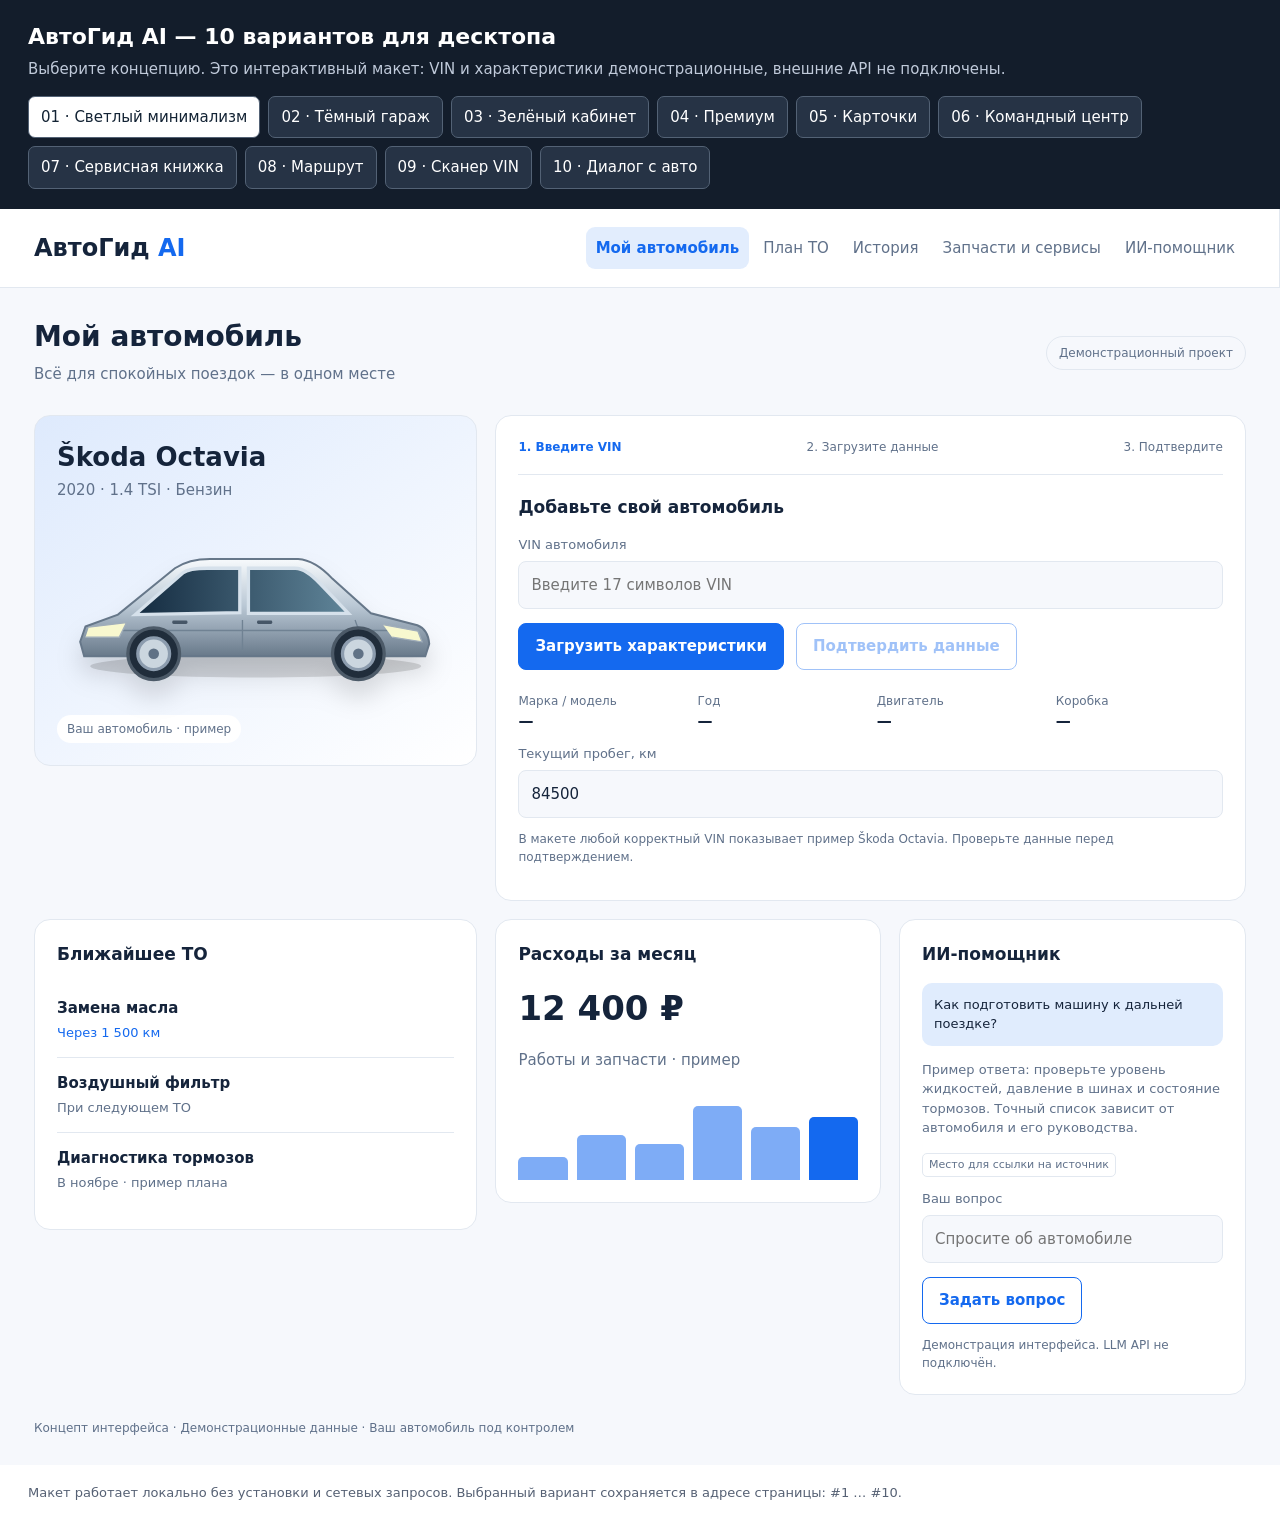
<file: designs/autoguide-desktop/index.html>
<!doctype html>
<html lang="ru">
<meta charset="utf-8"><meta name="viewport" content="width=device-width, initial-scale=1">
<title>АвтоГид AI · 10 вариантов дизайна</title>
<style>
*{box-sizing:border-box}body{margin:0;font:15px/1.5 system-ui,sans-serif;background:#edf0f5;color:#15243b}button,input{font:inherit}button{cursor:pointer}button:focus-visible,a:focus-visible{outline:3px solid #ffb400;outline-offset:3px}.picker{background:#131d2b;color:#fff;padding:20px 28px}.picker h1{margin:0;font-size:22px}.picker p{margin:5px 0 15px;color:#c0cada}.choices{display:flex;gap:8px;flex-wrap:wrap}.choices button{background:#263345;color:white;border:1px solid #536275;border-radius:7px;padding:9px 12px}.choices button[aria-pressed=true]{background:white;color:#132334}.app{--accent:#1469ef;--bg:#f6f8fc;--card:#fff;--text:#15243b;--muted:#60718a;--line:#e2e8f0;display:grid;grid-template-columns:210px 1fr;min-height:800px;background:var(--bg);color:var(--text)}aside{border-right:1px solid var(--line);padding:26px 18px;background:var(--card)}.brand{font-weight:800;font-size:24px;white-space:nowrap}.brand span{color:var(--accent)}nav{display:flex;flex-direction:column;gap:9px;margin-top:35px}nav button{border:0;text-align:left;padding:13px 12px;border-radius:9px;background:transparent;color:var(--muted);white-space:nowrap}nav button.active{color:var(--accent);background:color-mix(in srgb,var(--accent) 12%,transparent);font-weight:700}main{padding:28px 34px;min-width:0}header{display:flex;justify-content:space-between;align-items:center;gap:20px;margin-bottom:24px}header h2{font-size:28px;margin:0}p{color:var(--muted)}header p{margin:5px 0}.badge{border:1px solid var(--line);padding:7px 12px;border-radius:30px;font-size:12px;white-space:nowrap;color:var(--muted)}.grid{display:grid;grid-template-columns:1.15fr 1fr 0.9fr;gap:18px;align-items:start}.card{background:var(--card);border:1px solid var(--line);border-radius:16px;padding:22px;min-width:0}.card h3{margin:0 0 15px;font-size:17px}.car{grid-column:1/2;background:linear-gradient(145deg,color-mix(in srgb,var(--accent) 14%,var(--card)),var(--card));overflow:hidden}.car h3{font-size:26px;margin-bottom:2px}.car p{margin:0}.vehicle{width:100%;height:170px;display:block;filter:drop-shadow(0 16px 12px #0002);margin:22px 0}.tag{display:inline-block;background:var(--card);padding:5px 10px;border-radius:20px;font-size:12px;color:var(--muted)}.vin{grid-column:2/4}.steps{display:flex;justify-content:space-between;color:var(--muted);font-size:12px;border-bottom:1px solid var(--line);padding-bottom:18px;margin-bottom:20px}.steps b{color:var(--accent)}label{display:block;color:var(--muted);font-size:13px;margin:12px 0 6px}input{width:100%;border:1px solid var(--line);border-radius:8px;background:var(--bg);color:var(--text);padding:12px}input:focus{outline:2px solid var(--accent)}.row{display:flex;gap:12px;align-items:center}.primary,.secondary{border-radius:8px;padding:11px 16px;font-weight:650;margin-top:14px}.primary{background:var(--accent);border:1px solid var(--accent);color:white}.secondary{color:var(--accent);background:transparent;border:1px solid var(--accent)}button:disabled{opacity:.4;cursor:default}.specs{display:grid;grid-template-columns:repeat(4,1fr);gap:12px;margin:22px 0 12px}.specs span{display:block;color:var(--muted);font-size:12px}.notice{font-size:12px;color:var(--muted);margin:12px 0 0}.service{grid-column:1/2}.service-item{padding:14px 0;border-bottom:1px solid var(--line)}.service-item:last-child{border:0}.service-item b,.service-item span{display:block}.service-item span{font-size:13px;color:var(--muted);margin-top:4px}.due{color:var(--accent)!important}.expense{grid-column:2/3}.amount{font-size:34px;font-weight:750}.bars{height:93px;display:flex;gap:9px;align-items:end;margin-top:16px}.bars i{flex:1;background:var(--accent);border-radius:5px 5px 0 0;opacity:.55}.bars i:last-child{opacity:1}.chat{grid-column:3/4}.question{background:color-mix(in srgb,var(--accent) 13%,var(--card));border-radius:10px;padding:12px;font-size:13px}.answer{font-size:13px;color:var(--muted);padding:14px 0}.source{display:inline-block;border:1px solid var(--line);border-radius:5px;padding:3px 6px;color:var(--muted);font-size:11px}footer{font-size:12px;color:var(--muted);padding-top:24px}.top{display:block}.top aside{display:flex;align-items:center;justify-content:space-between;border-bottom:1px solid var(--line);padding:18px 34px}.top nav{flex-direction:row;margin:0;gap:4px}.top nav button{padding:10px}.dark{--bg:#0b1420;--card:#152231;--text:#edf7ff;--muted:#a8bacd;--line:#2a3e50;--accent:#00a88e}.green{--bg:#f4f7f1;--accent:#087f5b}.premium{--bg:#f3eee4;--card:#fffcf6;--text:#302a22;--muted:#766b5c;--line:#e1d8c7;--accent:#8b652f}.premium h2,.premium .brand{font-family:Georgia,serif}.premium .card{border-radius:3px}.bento{--bg:#f3effb;--accent:#7758c8}.bento .grid{gap:24px}.bento .card{border-radius:28px;box-shadow:0 7px 25px #48356a0a}.bento .car{grid-column:1/3}.bento .vin{grid-column:3/4;grid-row:1/3}.bento .specs{grid-template-columns:1fr 1fr}.bento .service{grid-column:1}.bento .expense{grid-column:2}.bento .chat{grid-column:1/3}.command{--bg:#080f22;--card:#121e3a;--text:#f2f6ff;--muted:#adbedc;--line:#283b60;--accent:#347bfa;grid-template-columns:175px 1fr}.command .car{grid-column:1/4;display:grid;grid-template-columns:1fr 2fr;align-items:center}.command .vehicle{grid-column:2;grid-row:1/5;height:195px;margin:0}.command .vin{grid-column:1/3}.command .service{grid-column:3;grid-row:2/4}.command .expense{grid-column:1}.command .chat{grid-column:2}.book{--bg:#f7f4eb;--card:#fffef9;--accent:#345e46}.book .grid{grid-template-columns:1fr 1.4fr 1fr}.book .car{grid-column:1;grid-row:1}.book .vin{grid-column:2/4}.book .service{border-left:5px solid var(--accent)}.route{--bg:#fff8f3;--accent:#cf591a}.route .service{grid-column:1/4;display:flex;align-items:center;justify-content:space-between;gap:20px}.route .service-item{border:0;border-left:3px solid var(--accent);padding:8px 20px}.route .expense{grid-column:1}.route .chat{grid-column:2/4}.scanner{--accent:#265bda}.scanner .vin{grid-column:1/3;grid-row:1;padding:32px}.scanner .car{grid-column:3;grid-row:1}.scanner .vin input{font-size:20px;letter-spacing:2px}.scanner .steps{font-size:14px}.dialogue{--accent:#00847c;--bg:#f0f8f6}.dialogue .chat{grid-column:2/4;grid-row:1/3;min-height:570px;padding:34px}.dialogue .chat .answer{font-size:16px;margin:22px 0}.dialogue .question{padding:22px;font-size:16px}.dialogue .vin{grid-column:1;grid-row:2}.dialogue .specs{grid-template-columns:1fr 1fr}.dialogue .service{grid-column:2}.dialogue .expense{grid-column:3}.dialogue .chat input{margin-top:45px}.message{margin-top:12px;color:var(--accent);font-weight:650;font-size:13px}.page-note{padding:18px 28px;background:white;color:#566174;font-size:13px}.other{display:none;margin-top:20px}.other h3{margin-top:0}@media(max-width:1100px){.app,.command{grid-template-columns:170px 1fr}main{padding:22px}.grid{grid-template-columns:1fr 1fr}.car,.vin,.service,.expense,.chat{grid-column:auto!important;grid-row:auto!important}.chat{grid-column:1/3!important}.top nav{flex-wrap:wrap}.top aside{display:block}.specs{grid-template-columns:1fr 1fr}}@media(max-width:700px){.app,.command{display:block}aside{padding:15px}nav{flex-direction:row;overflow:auto;margin-top:12px}.grid{display:flex;flex-direction:column}.card{width:100%}.row{flex-wrap:wrap}.badge{display:none}.route .service{display:block}.command .car{display:block}}
</style>
<section class="picker"><h1>АвтоГид AI — 10 вариантов для десктопа</h1><p>Выберите концепцию. Это интерактивный макет: VIN и характеристики демонстрационные, внешние API не подключены.</p><div class="choices" id="choices"></div></section>
<div class="app top" id="app"><aside><div class="brand">АвтоГид <span>AI</span></div><nav aria-label="Разделы приложения"><button class="active">Мой автомобиль</button><button>План ТО</button><button>История</button><button>Запчасти и сервисы</button><button>ИИ-помощник</button></nav></aside><main>
<header><div><h2 id="page-title">Мой автомобиль</h2><p id="subtitle">Всё для спокойных поездок — в одном месте</p></div><span class="badge">Демонстрационный проект</span></header>
<div class="grid" id="dashboard">
<section class="card car"><h3>Škoda Octavia</h3><p>2020 · 1.4 TSI · Бензин</p>
<svg class="vehicle" viewBox="0 0 600 250" role="img" aria-label="Стилизованная модель автомобиля"><defs><linearGradient id="paint" x2="0" y2="1"><stop stop-color="#f7fafc"/><stop offset=".48" stop-color="#bac8d5"/><stop offset="1" stop-color="#68798a"/></linearGradient><linearGradient id="glass"><stop stop-color="#142b40"/><stop offset="1" stop-color="#608599"/></linearGradient></defs><ellipse cx="300" cy="213" rx="250" ry="17" fill="#0002"/><path d="M43 153L92 135 178 65Q199 51 231 51H364Q390 53 416 81L474 133 544 151Q560 157 562 179L556 198H41L35 176Z" fill="url(#paint)" stroke="#667789" stroke-width="3"/><path d="M118 135L190 72Q199 65 227 65H276V132Z M289 65H360Q375 65 397 88L440 133H289Z" fill="url(#glass)" stroke="#d6e1eb" stroke-width="5"/><path d="M280 143V188M450 143L464 182M72 159H519" stroke="#708293" stroke-width="2"/><path d="M48 154L105 147 94 169H43M492 150L545 160 551 176 506 169" fill="#f8f8cf" stroke="#a0adba" stroke-width="2"/><rect x="302" y="144" width="23" height="5" rx="2" fill="#465667"/><rect x="174" y="144" width="23" height="5" rx="2" fill="#465667"/><g fill="#202d3b" stroke="#4c5a68" stroke-width="5"><circle cx="146" cy="194" r="39"/><circle cx="455" cy="194" r="39"/></g><g fill="#cbd6df" stroke="#8c9cae" stroke-width="5"><circle cx="146" cy="194" r="24"/><circle cx="455" cy="194" r="24"/></g><g fill="#607286"><circle cx="146" cy="194" r="8"/><circle cx="455" cy="194" r="8"/></g></svg><span class="tag">Ваш автомобиль · пример</span></section>
<section class="card vin"><div class="steps"><b>1. Введите VIN</b><span>2. Загрузите данные</span><span>3. Подтвердите</span></div><h3>Добавьте свой автомобиль</h3><label for="vin">VIN автомобиля</label><input id="vin" maxlength="17" placeholder="Введите 17 символов VIN" autocomplete="off" spellcheck="false"><div class="row"><button class="primary" id="load">Загрузить характеристики</button><button class="secondary" id="confirm" disabled>Подтвердить данные</button></div><div class="specs"><div><span>Марка / модель</span><b id="model">—</b></div><div><span>Год</span><b id="year">—</b></div><div><span>Двигатель</span><b id="engine">—</b></div><div><span>Коробка</span><b id="gear">—</b></div></div><label for="mileage">Текущий пробег, км</label><input id="mileage" type="number" min="0" value="84500"><p class="notice">В макете любой корректный VIN показывает пример Škoda Octavia. Проверьте данные перед подтверждением.</p><div class="message" id="status" role="status" aria-live="polite"></div></section>
<section class="card service"><h3>Ближайшее ТО</h3><div class="service-item"><b>Замена масла</b><span class="due">Через 1 500 км</span></div><div class="service-item"><b>Воздушный фильтр</b><span>При следующем ТО</span></div><div class="service-item"><b>Диагностика тормозов</b><span>В ноябре · пример плана</span></div></section>
<section class="card expense"><h3>Расходы за месяц</h3><div class="amount">12 400 ₽</div><p>Работы и запчасти · пример</p><div class="bars" aria-hidden="true"><i style="height:25%"></i><i style="height:48%"></i><i style="height:39%"></i><i style="height:80%"></i><i style="height:57%"></i><i style="height:68%"></i></div></section>
<section class="card chat"><h3>ИИ-помощник</h3><div class="question">Как подготовить машину к дальней поездке?</div><div class="answer">Пример ответа: проверьте уровень жидкостей, давление в шинах и состояние тормозов. Точный список зависит от автомобиля и его руководства.</div><span class="source">Место для ссылки на источник</span><label for="question">Ваш вопрос</label><input id="question" placeholder="Спросите об автомобиле"><button class="secondary" id="ask">Задать вопрос</button><p class="notice" id="ai-status">Демонстрация интерфейса. LLM API не подключён.</p></section>
</div><section class="card other" id="other"></section><footer>Концепт интерфейса · Демонстрационные данные · Ваш автомобиль под контролем</footer></main></div>
<div class="page-note">Макет работает локально без установки и сетевых запросов. Выбранный вариант сохраняется в адресе страницы: #1 … #10.</div>
<script>
const concepts=[['Светлый минимализм','top'],['Тёмный гараж','top dark'],['Зелёный кабинет','green'],['Премиум','top premium'],['Карточки','bento'],['Командный центр','command'],['Сервисная книжка','book'],['Маршрут','top route'],['Сканер VIN','scanner'],['Диалог с авто','dialogue']];
const app=document.getElementById('app'),choices=document.getElementById('choices');
function select(n){app.className='app '+concepts[n][1];[...choices.children].forEach((b,i)=>b.setAttribute('aria-pressed',String(i===n)));document.title=`${n+1}. ${concepts[n][0]} · АвтоГид AI`;history.replaceState(null,'','#'+(n+1));}
concepts.forEach(([name],n)=>{const b=document.createElement('button');b.textContent=`${String(n+1).padStart(2,'0')} · ${name}`;b.onclick=()=>select(n);choices.append(b)});select(Math.max(0,Math.min(9,(parseInt(location.hash.slice(1))||1)-1)));
const status=document.getElementById('status'),confirm=document.getElementById('confirm');
document.getElementById('vin').addEventListener('input',()=>{confirm.disabled=true;status.textContent='';['model','year','engine','gear'].forEach(id=>document.getElementById(id).textContent='—')});
document.getElementById('load').onclick=()=>{const vin=document.getElementById('vin');vin.value=vin.value.toUpperCase().trim();if(!/^[A-HJ-NPR-Z0-9]{17}$/.test(vin.value)){status.textContent='Введите 17 латинских букв и цифр, без I, O и Q.';return}['Škoda Octavia','2020','1.4 TSI','DSG'].forEach((v,i)=>document.getElementById(['model','year','engine','gear'][i]).textContent=v);confirm.disabled=false;status.textContent='Демонстрационные характеристики загружены. VIN не отправлялся на сервер.'};
confirm.onclick=()=>{const km=document.getElementById('mileage');if(km.value===''||!Number.isFinite(Number(km.value))||Number(km.value)<0){status.textContent='Укажите корректный пробег.';return}status.textContent='Данные подтверждены в макете. Сохранение в базу не подключено.';confirm.disabled=true};
document.getElementById('ask').onclick=()=>document.getElementById('ai-status').textContent='Это демонстрационный макет. Для ответов требуется подключение LLM API.';
const sections={'План ТО':'Замена масла — через 1 500 км. Воздушный фильтр — при следующем ТО. Пример плана: точные интервалы определяются регламентом конкретного автомобиля.','История':'12 октября · Замена масла и фильтра · 8 400 ₽. 5 октября · Диагностика · 4 000 ₽. Демонстрационные записи.','Запчасти и сервисы':'Здесь будет подбор запчастей по автомобилю и список сервисов. Каталоги и поиск не подключены.','ИИ-помощник':'Здесь будет диалог с LLM и ссылки на проверяемые источники. Сейчас доступен только макет интерфейса.'};
document.querySelectorAll('nav button').forEach(b=>b.onclick=()=>{document.querySelectorAll('nav button').forEach(x=>x.classList.toggle('active',x===b));const home=b.textContent==='Мой автомобиль';document.getElementById('dashboard').style.display=home?'':'none';const other=document.getElementById('other');other.style.display=home?'none':'block';other.replaceChildren();const h=document.createElement('h3');h.textContent=b.textContent;const p=document.createElement('p');p.textContent=sections[b.textContent]||'';other.append(h,p);document.getElementById('page-title').textContent=b.textContent});
</script></html>
</file>
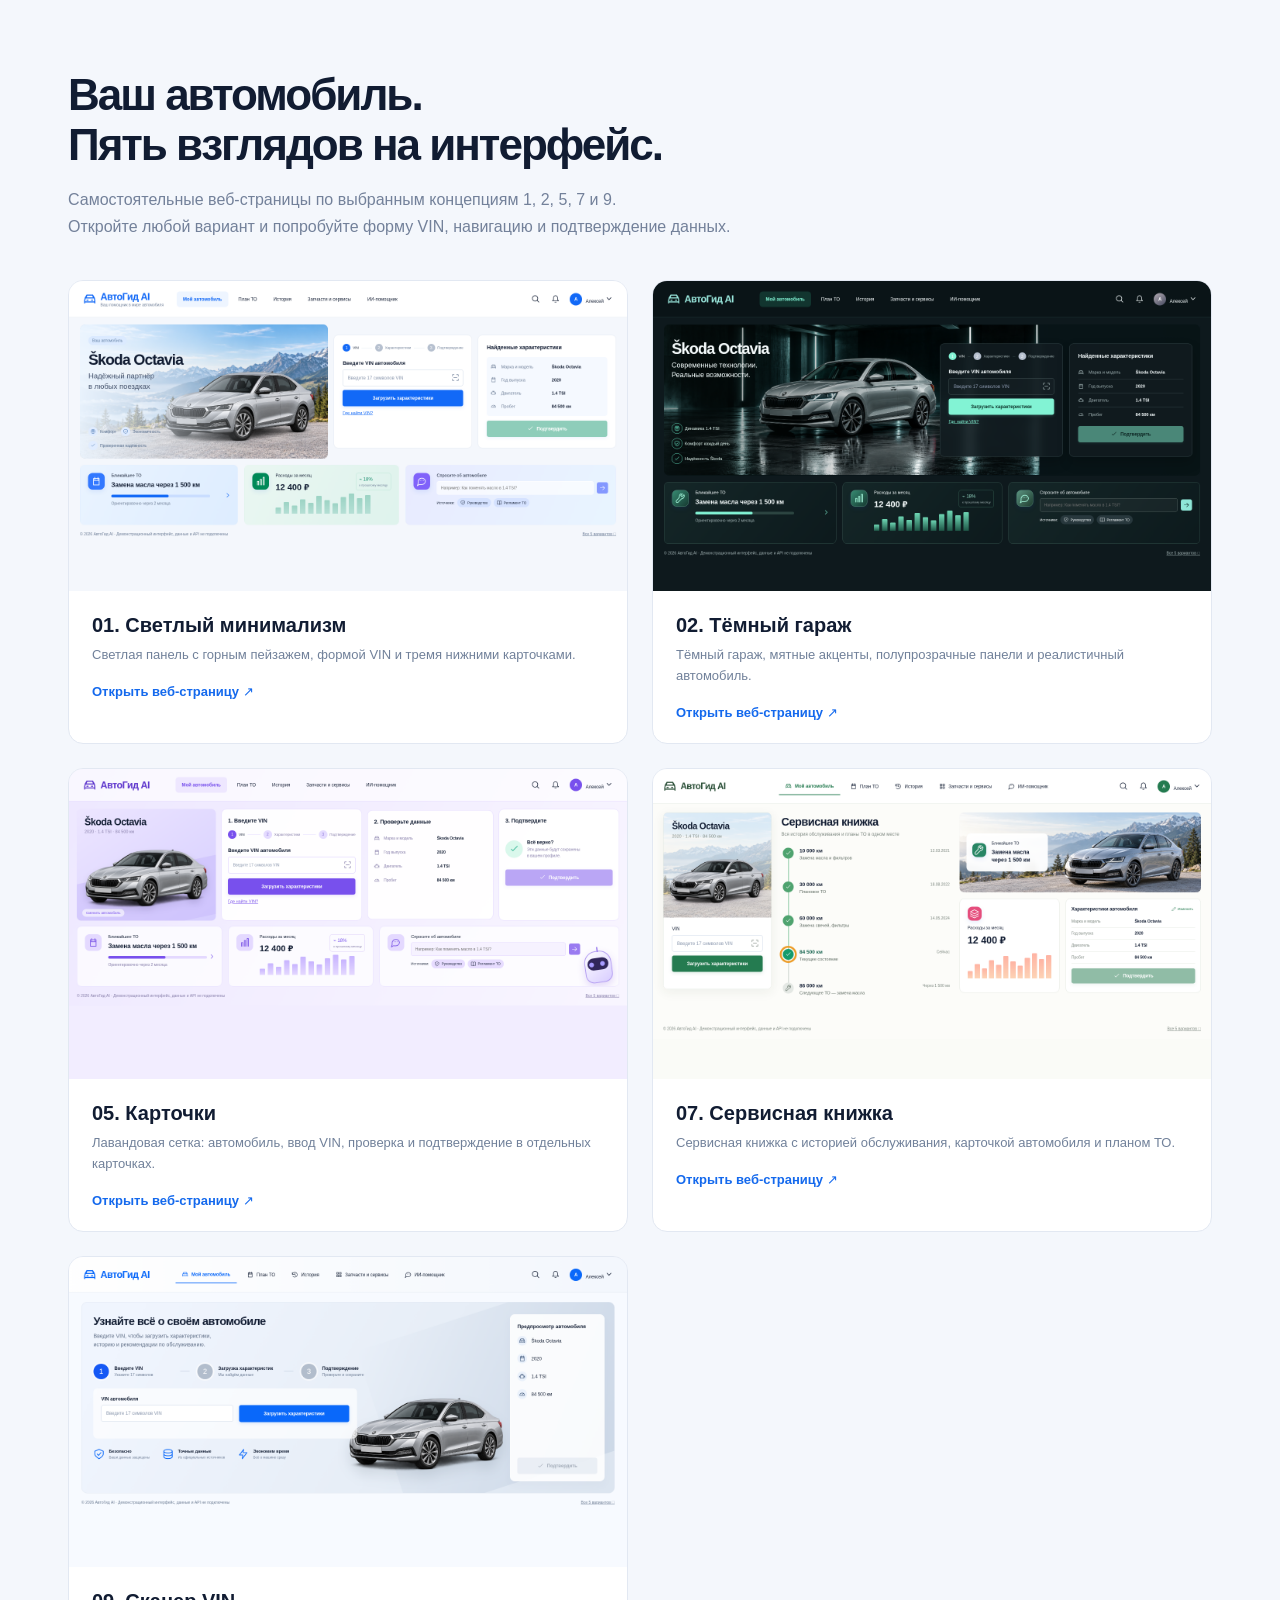
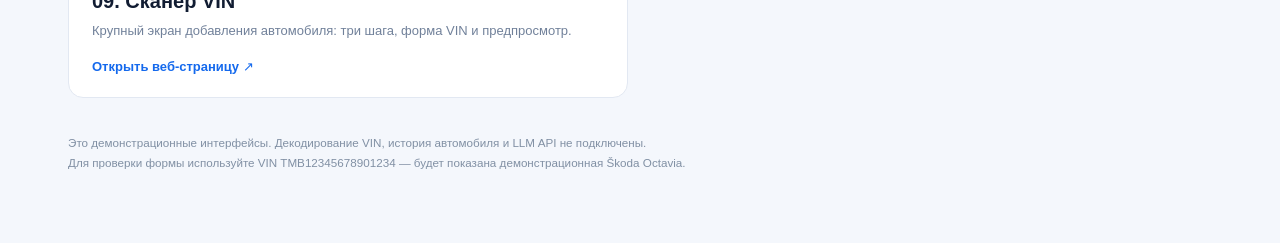
<file: designs/autoguide-pages/index.html>
<!doctype html><html lang="ru"><head><meta charset="utf-8"><meta name="viewport" content="width=device-width,initial-scale=1"><title>АвтоГид AI — пять веб-страниц</title><link rel="stylesheet" href="styles.css"></head><body><main class="gallery"><h1>Ваш автомобиль.<br>Пять взглядов на интерфейс.</h1><p>Самостоятельные веб-страницы по выбранным концепциям 1, 2, 5, 7 и 9.<br>Откройте любой вариант и попробуйте форму VIN, навигацию и подтверждение данных.</p><div class="gallery-grid"><a class="gallery-card" href="variant-01.html"><img src="screenshots/variant-01.png" alt="Веб-страница Светлый минимализм"><div><h2>01. Светлый минимализм</h2><p>Светлая панель с горным пейзажем, формой VIN и тремя нижними карточками.</p><span class="open">Открыть веб-страницу ↗</span></div></a><a class="gallery-card" href="variant-02.html"><img src="screenshots/variant-02.png" alt="Веб-страница Тёмный гараж"><div><h2>02. Тёмный гараж</h2><p>Тёмный гараж, мятные акценты, полупрозрачные панели и реалистичный автомобиль.</p><span class="open">Открыть веб-страницу ↗</span></div></a><a class="gallery-card" href="variant-05.html"><img src="screenshots/variant-05.png" alt="Веб-страница Карточки"><div><h2>05. Карточки</h2><p>Лавандовая сетка: автомобиль, ввод VIN, проверка и подтверждение в отдельных карточках.</p><span class="open">Открыть веб-страницу ↗</span></div></a><a class="gallery-card" href="variant-07.html"><img src="screenshots/variant-07.png" alt="Веб-страница Сервисная книжка"><div><h2>07. Сервисная книжка</h2><p>Сервисная книжка с историей обслуживания, карточкой автомобиля и планом ТО.</p><span class="open">Открыть веб-страницу ↗</span></div></a><a class="gallery-card" href="variant-09.html"><img src="screenshots/variant-09.png" alt="Веб-страница Сканер VIN"><div><h2>09. Сканер VIN</h2><p>Крупный экран добавления автомобиля: три шага, форма VIN и предпросмотр.</p><span class="open">Открыть веб-страницу ↗</span></div></a></div><small>Это демонстрационные интерфейсы. Декодирование VIN, история автомобиля и LLM API не подключены.<br>Для проверки формы используйте VIN TMB12345678901234 — будет показана демонстрационная Škoda Octavia.</small></main></body></html>
</file>
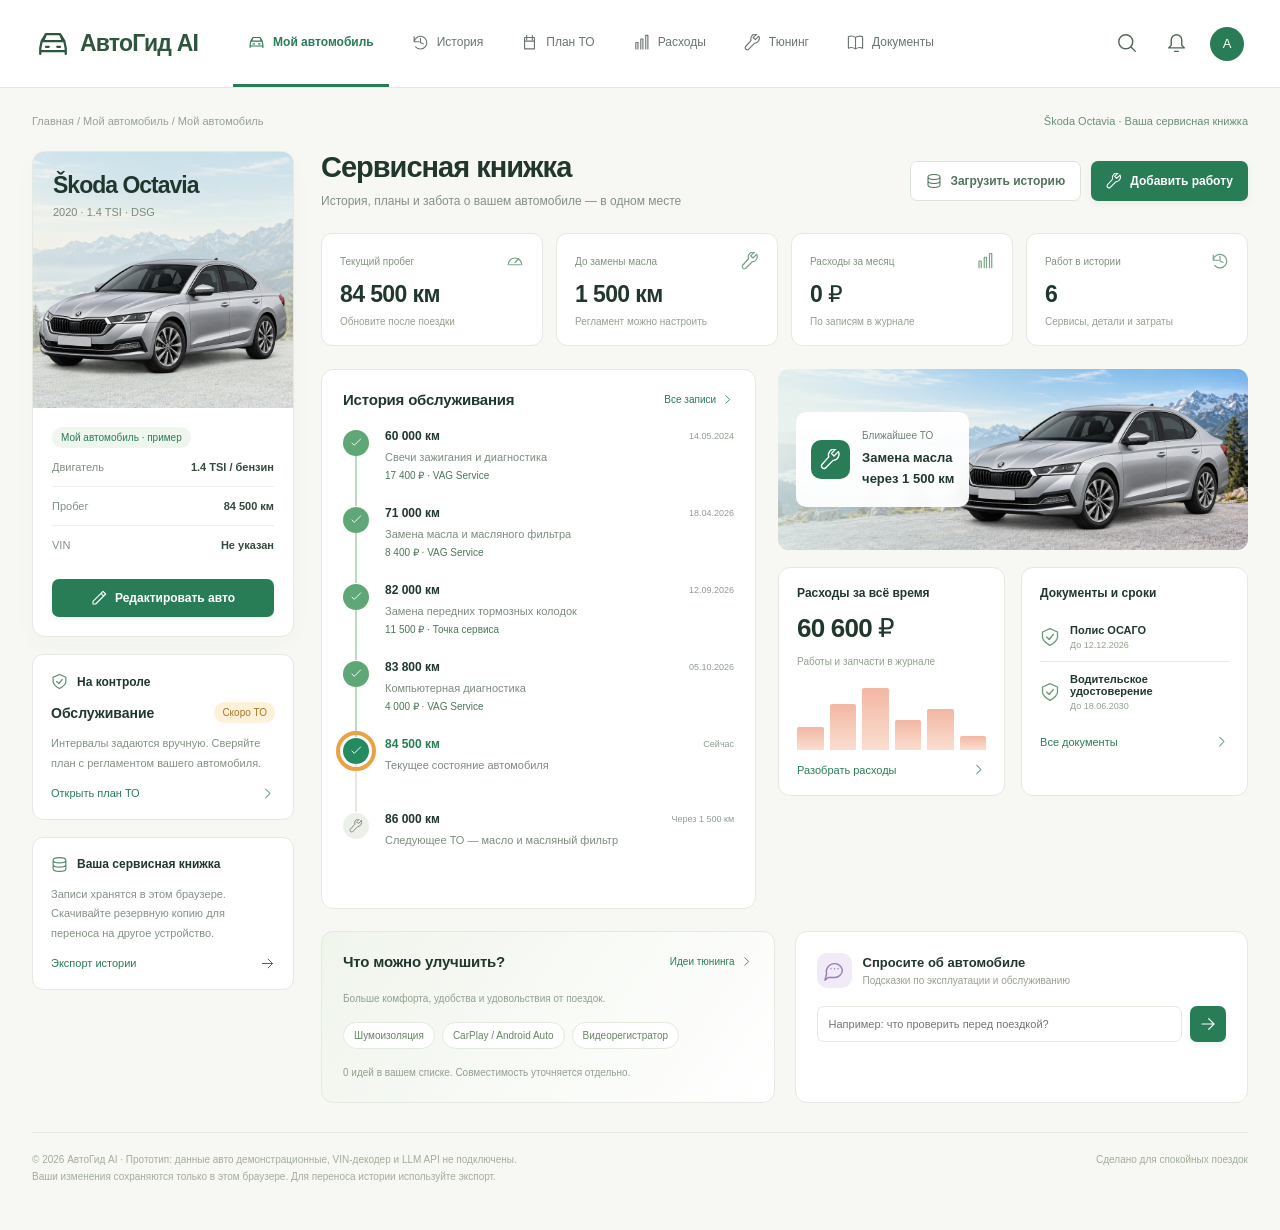
<file: designs/autoguide-servicebook/index.html>
<!doctype html>
<html lang="ru"><head><meta charset="utf-8"><meta name="viewport" content="width=device-width,initial-scale=1"><meta name="color-scheme" content="light"><title>АвтоГид AI — сервисная книжка</title><link rel="stylesheet" href="styles.css"><script defer src="app.js"></script></head><body><div id="root"></div><div id="toast" role="status" aria-live="polite"></div><dialog id="modal" aria-labelledby="modal-title"></dialog><noscript>Для работы сервисной книжки включите JavaScript.</noscript></body></html>
</file>
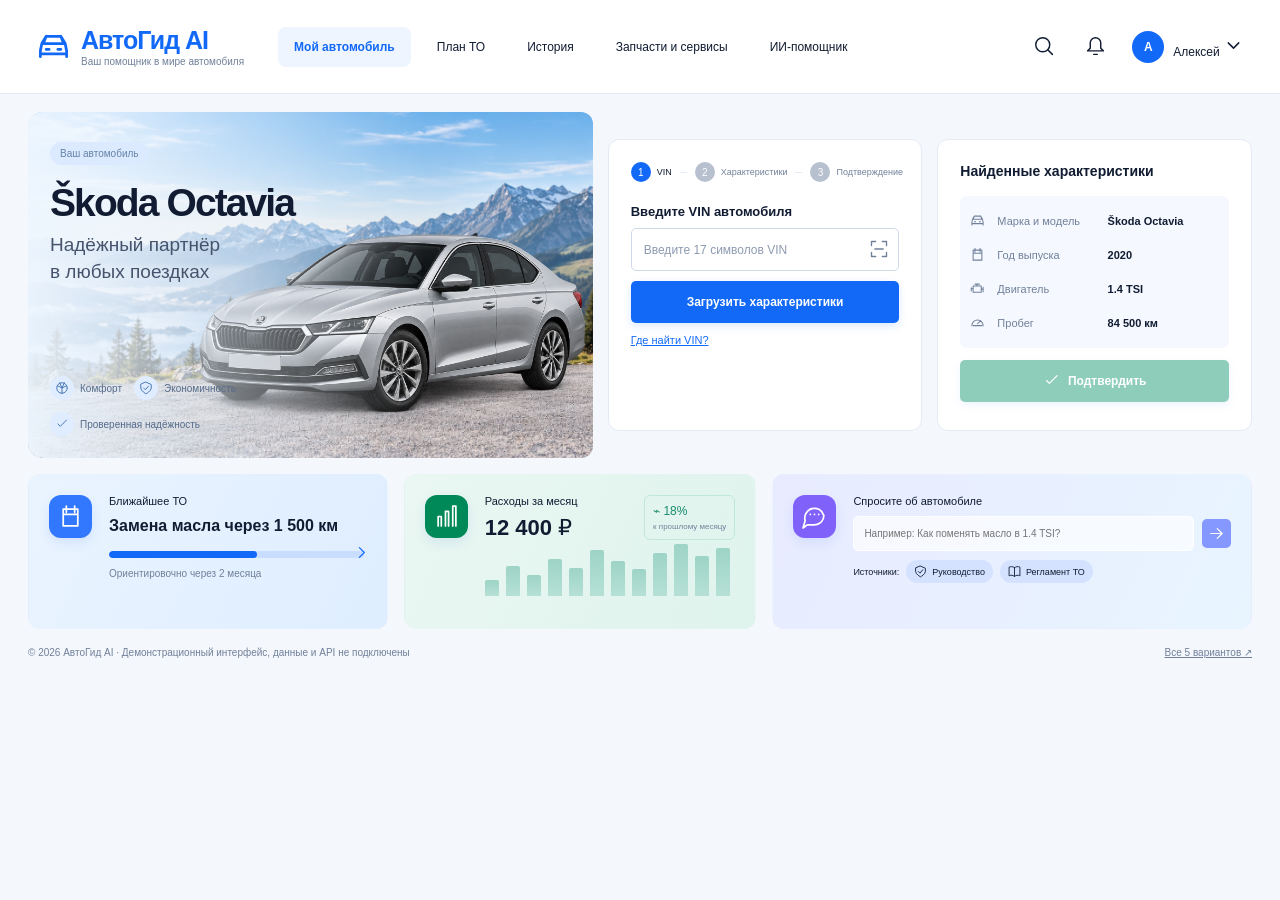
<file: designs/autoguide-pages/variant-01.html>
<!doctype html>
<html lang="ru"><head><meta charset="utf-8"><meta name="viewport" content="width=device-width,initial-scale=1"><meta name="color-scheme" content="light"><title>Светлый минимализм — АвтоГид AI</title><link rel="stylesheet" href="styles.css"><script defer src="app.js"></script></head><body data-variant="1"><div id="root"></div><noscript>Для интерактивного макета включите JavaScript.</noscript></body></html>
</file>
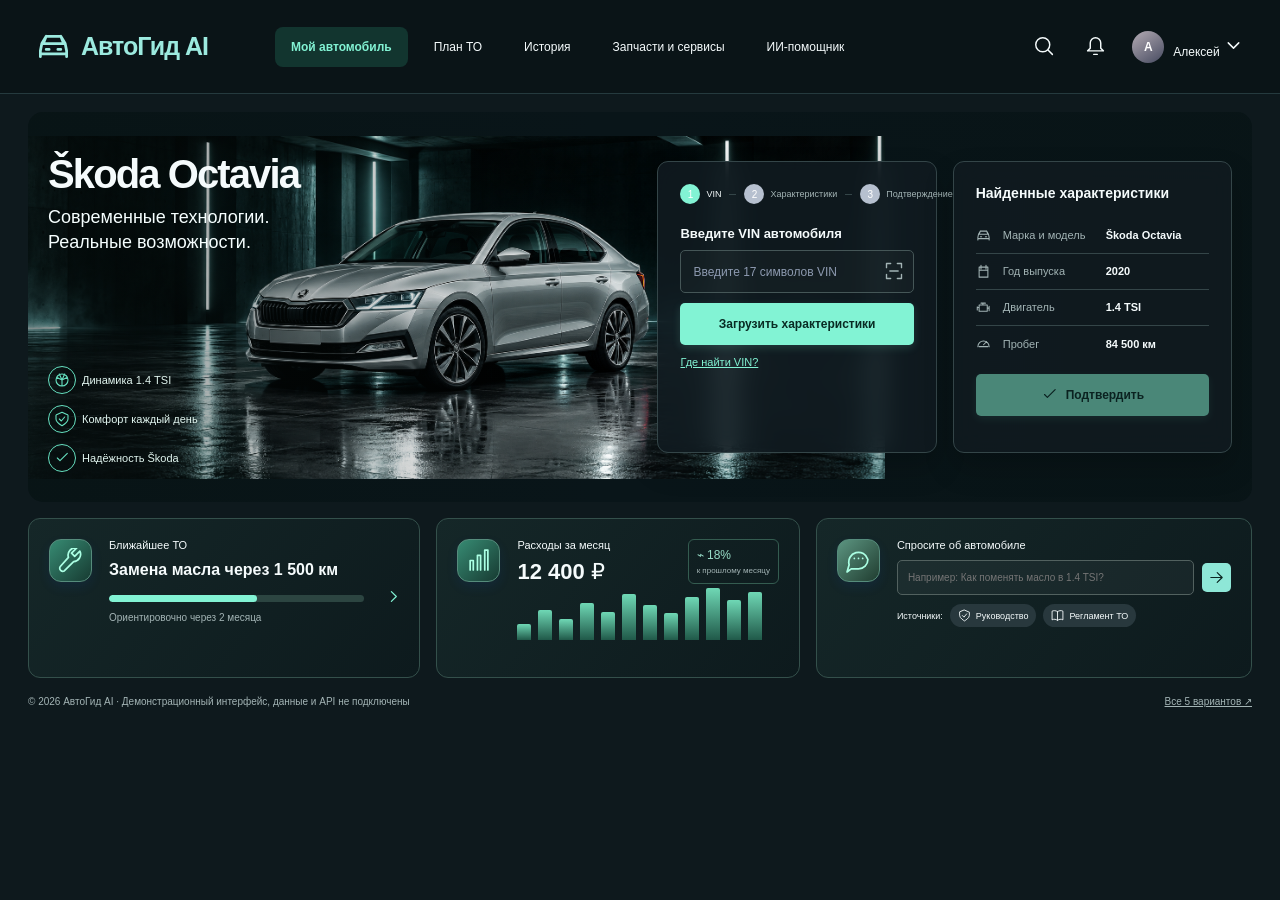
<file: designs/autoguide-pages/variant-02.html>
<!doctype html>
<html lang="ru"><head><meta charset="utf-8"><meta name="viewport" content="width=device-width,initial-scale=1"><meta name="color-scheme" content="dark"><title>Тёмный гараж — АвтоГид AI</title><link rel="stylesheet" href="styles.css"><script defer src="app.js"></script></head><body data-variant="2"><div id="root"></div><noscript>Для интерактивного макета включите JavaScript.</noscript></body></html>
</file>
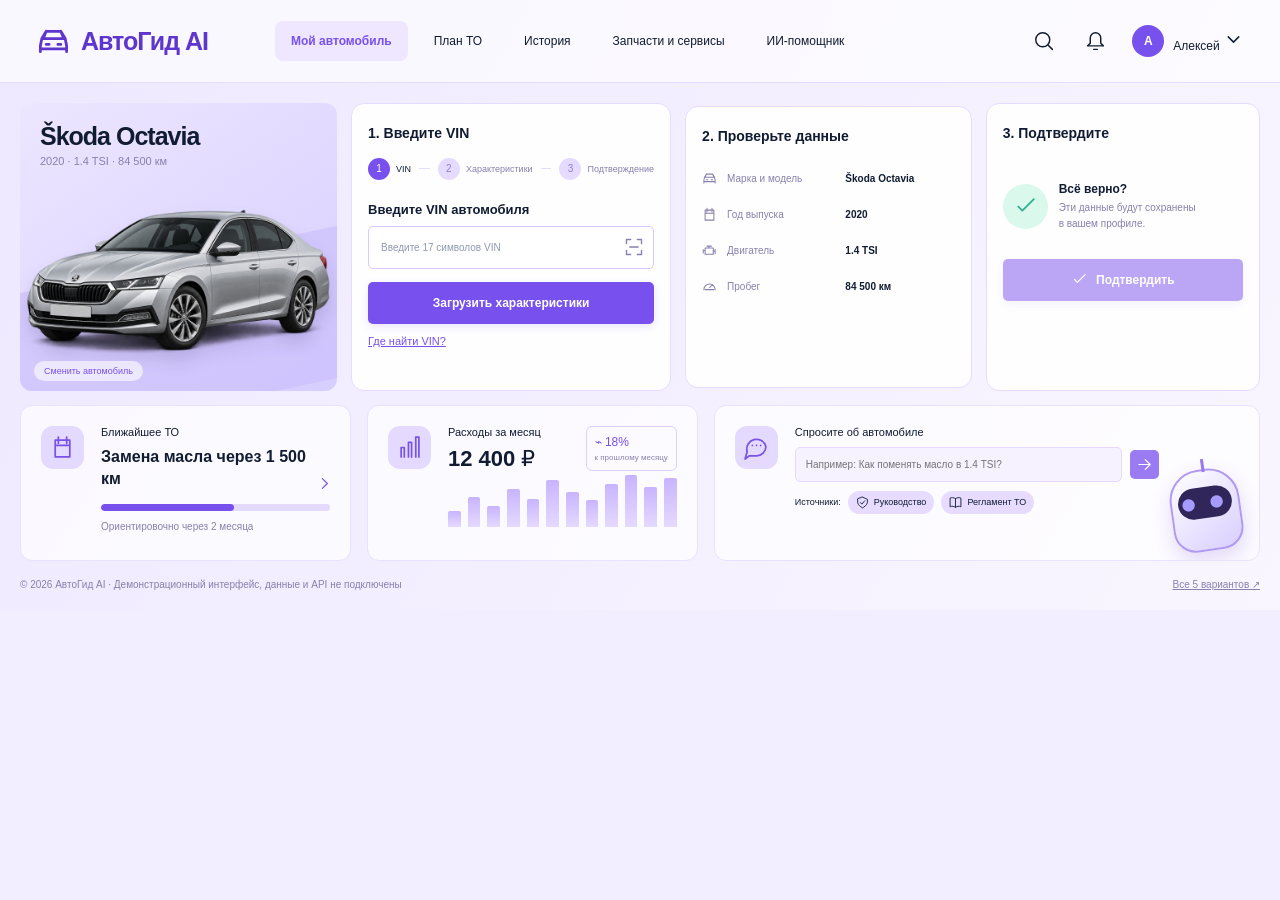
<file: designs/autoguide-pages/variant-05.html>
<!doctype html>
<html lang="ru"><head><meta charset="utf-8"><meta name="viewport" content="width=device-width,initial-scale=1"><meta name="color-scheme" content="light"><title>Карточки — АвтоГид AI</title><link rel="stylesheet" href="styles.css"><script defer src="app.js"></script></head><body data-variant="5"><div id="root"></div><noscript>Для интерактивного макета включите JavaScript.</noscript></body></html>
</file>
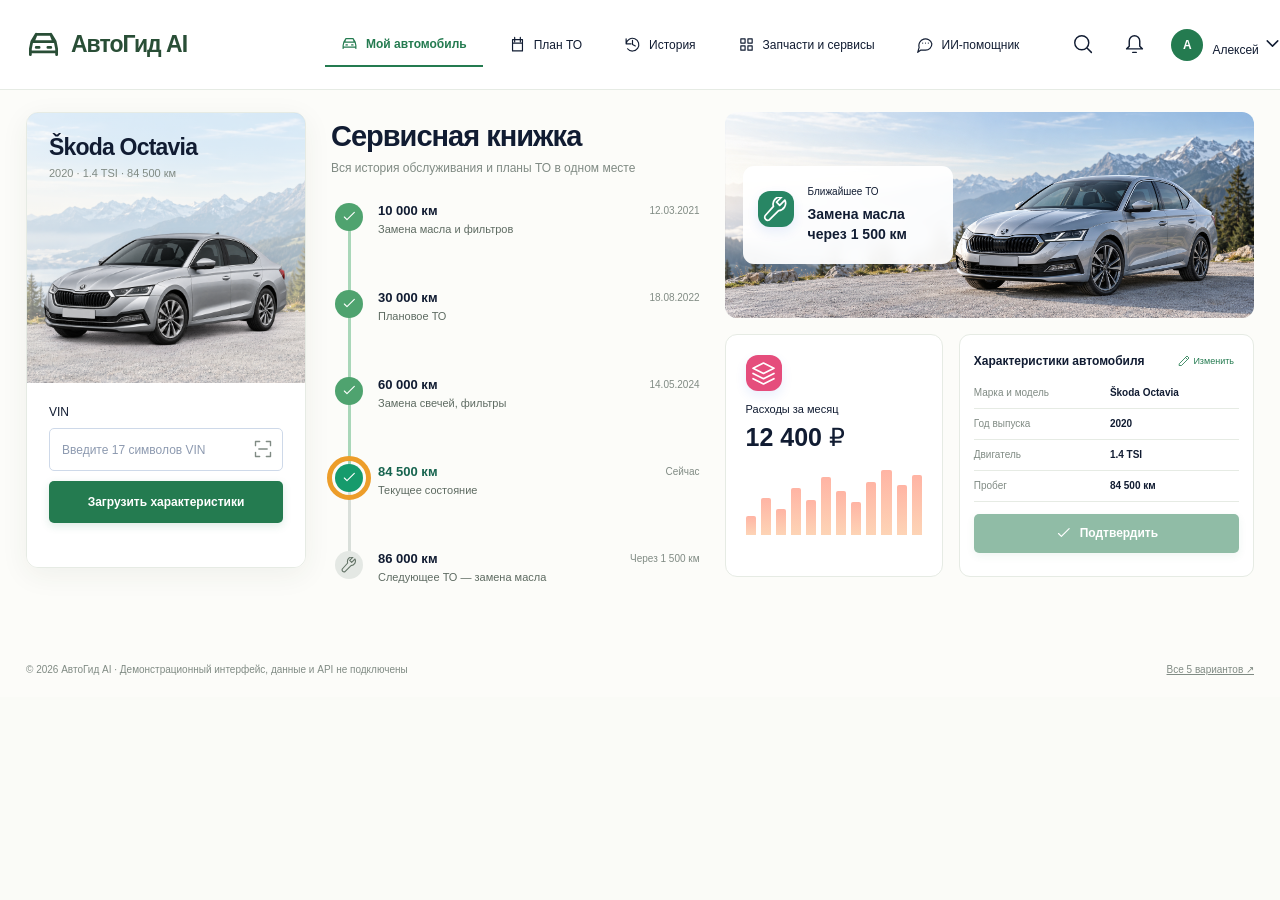
<file: designs/autoguide-pages/variant-07.html>
<!doctype html>
<html lang="ru"><head><meta charset="utf-8"><meta name="viewport" content="width=device-width,initial-scale=1"><meta name="color-scheme" content="light"><title>Сервисная книжка — АвтоГид AI</title><link rel="stylesheet" href="styles.css"><script defer src="app.js"></script></head><body data-variant="7"><div id="root"></div><noscript>Для интерактивного макета включите JavaScript.</noscript></body></html>
</file>
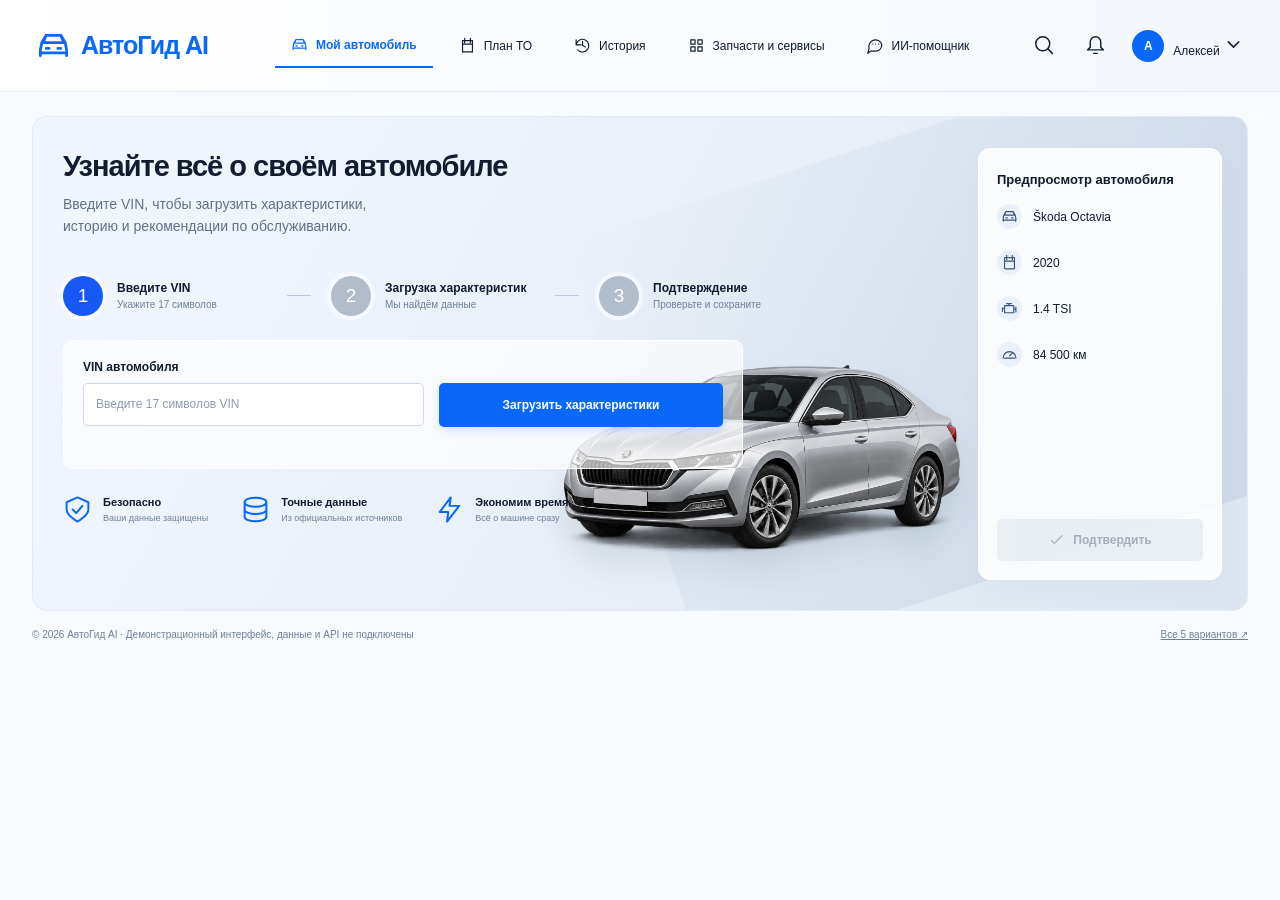
<file: designs/autoguide-pages/variant-09.html>
<!doctype html>
<html lang="ru"><head><meta charset="utf-8"><meta name="viewport" content="width=device-width,initial-scale=1"><meta name="color-scheme" content="light"><title>Сканер VIN — АвтоГид AI</title><link rel="stylesheet" href="styles.css"><script defer src="app.js"></script></head><body data-variant="9"><div id="root"></div><noscript>Для интерактивного макета включите JavaScript.</noscript></body></html>
</file>
<file: designs/autoguide-pages/styles.css>
:root{font-family:Arial,Helvetica,sans-serif;color:#111c32;font-synthesis:none}*{box-sizing:border-box}body{margin:0;background:#f4f7fc;font-size:14px}button,input,a{font:inherit}button,a{ -webkit-tap-highlight-color:transparent}button{cursor:pointer}button:disabled{cursor:default;opacity:.5}a{color:inherit}button:focus-visible,a:focus-visible{outline:3px solid #fbad32;outline-offset:4px}button{transition:background .18s,transform .18s}button:hover:not(:disabled){filter:brightness(.96)}input{min-width:0}svg.icon{width:21px;height:21px;fill:none;stroke:currentColor;stroke-width:1.65;stroke-linecap:round;stroke-linejoin:round;flex-shrink:0}.shell{max-width:1600px;margin:auto;--accent:#1269f7;--muted:#71819a;--line:#e5ebf4;--surface:#fff;--soft:#eef5ff;--text:#111c32;color:var(--text)}.topbar{height:94px;background:var(--surface);display:flex;align-items:center;padding:0 36px;gap:34px;border-bottom:1px solid var(--line)}.logo{display:flex;gap:10px;align-items:center;text-decoration:none;min-width:205px;color:var(--accent)}.logo .icon{width:35px;height:35px;stroke-width:1.9}.logo strong{font-size:25px;letter-spacing:-1px}.logo small{display:block;font-size:10px;letter-spacing:0;color:var(--muted);margin-top:1px}.topnav{display:flex;align-items:center;gap:10px;flex:1}.topnav button{border:0;background:none;padding:13px 16px;color:var(--text);font-size:12px;border-radius:8px;white-space:nowrap;display:flex;align-items:center;gap:8px}.topnav button .icon{width:17px;height:17px}.topnav button.active{background:var(--soft);color:var(--accent);font-weight:700}.account{display:flex;gap:22px;align-items:center}.icon-button{border:0;padding:4px;display:grid;place-items:center;background:none;color:inherit}.user{display:flex;align-items:center;gap:9px;font-size:12px;white-space:nowrap}.avatar{width:32px;height:32px;border-radius:50%;background:var(--accent);color:#fff;display:grid;place-items:center;font-weight:700}.content{padding:18px 28px 32px}.main-stage{display:grid;grid-template-columns:minmax(350px,1.4fr) minmax(270px,.78fr) minmax(270px,.78fr);gap:15px;min-height:346px;position:relative;border-radius:15px;overflow:hidden}.vehicle-hero{position:relative;min-height:346px;border-radius:12px;background:#e9f3ff;overflow:hidden;padding:30px 22px;isolation:isolate}.vehicle-hero::before{content:'';position:absolute;inset:0;z-index:-2;background-image:url('assets/scenery.png');background-size:cover;background-position:center;background-repeat:no-repeat;background-color:#e5effa}.vehicle-hero::after{content:'';position:absolute;inset:0;z-index:-1;background:linear-gradient(90deg,#edf6fff2 0%,#edf6ff66 44%,transparent 70%)}.hero-cutout{position:absolute;right:-2%;bottom:0;width:75%;height:270px;object-fit:contain;z-index:-1;filter:drop-shadow(0 10px 9px #35516b22)}.vehicle-hero h1{font-size:39px;letter-spacing:-1.9px;line-height:1.05;margin:18px 0 8px;max-width:260px}.vehicle-hero .lead{font-size:19px;line-height:1.4;margin:0;max-width:245px;color:#45536c}.eyebrow{display:inline-block;font-size:10px;border-radius:20px;background:#dbeaff;color:#6583a7;padding:6px 10px}.qualities{display:flex;flex-wrap:wrap;gap:12px;max-width:265px;position:absolute;bottom:22px;left:22px}.qualities span{display:flex;align-items:center;gap:6px;font-size:10px;color:#556c8c}.qualities .icon{width:24px;height:24px;background:#e0ecff;color:#4675b1;border-radius:50%;padding:5px}.panel{background:var(--surface);border:1px solid var(--line);border-radius:11px;padding:22px;position:relative;min-width:0}.panel h2,.panel h3{font-size:15px;line-height:1.4;margin:0 0 14px}.vin-panel,.spec-panel{align-self:center;min-height:292px}.steps{display:flex;align-items:center;gap:8px;margin-bottom:22px;font-size:9px;color:var(--muted);white-space:nowrap}.step{display:flex;gap:6px;align-items:center}.step i{font-style:normal;width:20px;height:20px;border-radius:50%;background:#b6c0cf;color:#fff;display:grid;place-items:center;font-size:10px}.step.current i{background:var(--accent)}.step.current{color:var(--text)}.steps .divider{height:1px;background:var(--line);flex:1;min-width:7px}.field-label{display:block;font-size:13px;font-weight:700;margin:0 0 9px}.field-wrap{position:relative}.field-wrap input{width:100%;background:var(--surface);border:1px solid #ced9e9;border-radius:5px;padding:13px 34px 13px 12px;font-size:12px;color:var(--text);height:43px}.field-wrap input::placeholder{color:#8d9ab0}.field-wrap .icon{position:absolute;right:10px;top:11px;color:var(--muted);width:20px;height:20px}input:focus{outline:2px solid var(--accent);outline-offset:2px}.primary{display:flex;align-items:center;justify-content:center;gap:8px;background:var(--accent);color:#fff;border:0;border-radius:5px;min-height:42px;padding:11px 15px;font-size:12px;font-weight:700;width:100%;margin-top:10px;box-shadow:0 3px 9px color-mix(in srgb,var(--accent) 15%,transparent)}.primary .icon{width:17px;height:17px}.text-link{font-size:11px;color:var(--accent);display:inline-block;margin-top:11px;text-decoration:underline;background:none;border:0;padding:0}.spec-panel h2{font-size:14px}.spec-list{border-radius:7px;background:color-mix(in srgb,var(--soft) 60%,var(--surface));padding:8px 10px;margin-bottom:12px}.spec-row{display:grid;grid-template-columns:18px 1fr 1.1fr;gap:9px;align-items:center;font-size:11px;min-height:34px;color:var(--muted)}.spec-row .icon{width:15px;height:15px}.spec-row b{color:var(--text);font-size:11px;font-weight:600}.confirm{background:#209d78}.widgets{display:grid;grid-template-columns:1.02fr 1fr 1.36fr;gap:16px;margin-top:16px}.widget{border-radius:12px;padding:20px;display:flex;gap:17px;min-height:155px;position:relative;overflow:hidden;border:1px solid transparent}.widget-icon{height:43px;width:43px;border-radius:12px;display:grid;place-items:center;flex-shrink:0;box-shadow:0 5px 12px #1857de18}.widget-icon .icon{height:25px;width:25px}.maintenance{background:linear-gradient(115deg,#eaf4ff,#deedff)}.maintenance .widget-icon{background:#3278ff;color:#fff}.widget-main{flex:1;min-width:0}.widget-label{font-size:11px;margin-bottom:8px}.widget-title{font-size:16px;font-weight:700;line-height:1.4;margin:0}.progress{height:7px;max-width:255px;background:#c9ddff;border-radius:10px;margin-top:14px;overflow:hidden}.progress i{display:block;width:58%;height:100%;background:var(--accent);border-radius:10px}.caption{font-size:10px;color:var(--muted);margin-top:10px}.more{position:absolute;right:17px;top:69px;background:none;border:0;padding:0;color:var(--accent)}.more .icon{width:17px;height:17px}.spending{background:linear-gradient(115deg,#eaf7f2,#dff3ed)}.spending .widget-icon{background:#008958;color:#fff}.spend-top{display:flex;justify-content:space-between;align-items:start;gap:8px}.money{font-size:22px;font-weight:750;white-space:nowrap}.trend{font-size:12px;border:1px solid #bee8d9;border-radius:6px;padding:8px;color:#168c6c;white-space:nowrap}.trend small{display:block;font-size:8px;color:var(--muted);margin-top:4px}.chart{display:flex;align-items:end;gap:7px;height:52px;max-width:245px;margin-top:3px}.chart i{height:var(--h);flex:1;max-width:16px;background:linear-gradient(#9dd4c5,#b6e0d6);border-radius:2px 2px 0 0}.assistant{background:linear-gradient(115deg,#e8ebff,#e8f5ff)}.assistant .widget-icon{background:#8062fa;color:white}.chat-form{display:flex;align-items:center;gap:8px;margin:9px 0}.chat-form input{flex:1;min-width:0;background:#ffffffa8;border:1px solid #ffffff;border-radius:5px;height:35px;padding:0 10px;font-size:10px;color:var(--text)}.send{width:29px;height:29px;border:0;border-radius:5px;background:#8498ff;color:#fff;display:grid;place-items:center}.send .icon{width:17px;height:17px}.sources{display:flex;gap:7px;align-items:center;flex-wrap:wrap;font-size:9px}.source{display:flex;gap:5px;align-items:center;background:#d5e2ff;padding:5px 8px;border-radius:20px}.source .icon{height:13px;width:13px}.page-foot{font-size:10px;color:var(--muted);margin-top:18px;display:flex;justify-content:space-between;gap:14px}.page-foot a{color:var(--muted)}.demo-status{min-height:15px;font-size:10px;line-height:1.5;color:var(--accent);margin-top:7px}.dark{background:#0c1316}.dark .shell{--accent:#82f3d4;--muted:#a3b4b5;--line:#344548;--surface:#111c20;--soft:#12352f;--text:#f5fbfc;background:#0e191d;min-height:100vh}.dark .topbar{background:#0a1417;border-color:#253a3e}.dark .logo{color:#9ceadf}.dark .logo small{color:#7d9395}.dark .main-stage{isolation:isolate;padding:20px;min-height:390px;gap:16px;grid-template-columns:minmax(400px,1.7fr) minmax(250px,.8fr) minmax(250px,.8fr)}.dark .main-stage::before{content:'';position:absolute;inset:0;z-index:-2;background:#091519 url('assets/garage.png') left center/70% auto no-repeat}.dark .main-stage::after{content:'';position:absolute;inset:0;z-index:-1;background:linear-gradient(90deg,#07131277,transparent 48%,#07131255)}.dark .vehicle-hero{background:none;min-height:340px;padding:13px 0;overflow:visible}.dark .vehicle-hero::before,.dark .vehicle-hero::after{display:none}.dark .vehicle-hero h1{margin:8px 0 10px;font-size:40px}.dark .vehicle-hero .lead{color:#f6ffff;font-size:18px;max-width:240px}.dark .eyebrow{display:none}.dark .qualities{flex-direction:column;left:0;bottom:10px;gap:11px}.dark .qualities span{font-size:11px;color:#e1f5ef}.dark .qualities .icon{border:1px solid #65dfbf;background:transparent;color:#65dfbf;width:28px;height:28px}.dark .panel{background:#111b20df;backdrop-filter:blur(12px);box-shadow:0 15px 30px #0003}.dark .primary{color:#082b23}.dark .confirm{background:#86f4d2}.dark .field-wrap input{background:#ffffff05;border-color:#455657}.dark .spec-list{background:transparent;padding:0}.dark .spec-row{border-bottom:1px solid #344548;min-height:36px}.dark .spec-row:last-child{border:0}.dark .widgets{grid-template-columns:1.08fr 1fr 1.2fr}.dark .widget{background:linear-gradient(130deg,#152728,#0d1a1d);border-color:#34504b;min-height:160px}.dark .widget-icon{color:#abffe3;background:linear-gradient(135deg,#378b73,#173b32);border:1px solid #568c7c}.dark .assistant .widget-icon{background:linear-gradient(135deg,#5c9581,#203d30)}.dark .progress{background:#2c4541}.dark .chart i{background:linear-gradient(#6fd8b5,#205949)}.dark .chat-form input{background:#ffffff0a;border-color:#52615f}.dark .send{background:#8ee7d7;color:#0b2521}.dark .source{background:#28383d}.dark .trend{border-color:#345c50;color:#98ddc8}.dark .avatar{background:linear-gradient(145deg,#b4acb4,#464a60)}.bento{background:#f2edff}.bento .shell{--accent:#7850ed;--muted:#8980ac;--line:#e6dcff;--soft:#eee7ff;--surface:#ffffffee;background:linear-gradient(120deg,#eee8ff,#f9f6ff)}.bento .topbar{height:83px;background:#ffffffaa}.bento .logo{color:#5e36cd}.bento .content{padding:20px}.bento-grid{display:grid;grid-template-columns:1.04fr 1.05fr .94fr .9fr;gap:14px}.bento .vehicle-hero{min-height:282px;padding:20px;background:linear-gradient(145deg,#ede6ff,#d6ceff)}.bento .vehicle-hero::before{display:none}.bento .cutout{height:220px;bottom:0;left:0;width:100%}.bento .vehicle-hero::after{inset:55% -50px -20px;background:#c8bafc80;transform:rotate(-12deg)}.bento .vehicle-hero h1{font-size:25px;letter-spacing:-1px;margin:0 0 6px}.car-meta{font-size:11px;color:var(--muted);margin:0}.cutout{position:absolute;left:6%;bottom:18px;width:93%;height:175px;object-fit:contain;filter:drop-shadow(0 10px 8px #17104422)}.change-car{position:absolute;bottom:10px;left:14px;border:0;background:#fff9;color:var(--accent);font-size:9px;border-radius:10px;padding:5px 10px;z-index:2}.bento .panel{padding:20px 16px;min-height:282px;border-radius:13px}.bento .panel h2{font-size:14px}.bento .steps{margin:0 0 22px;justify-content:flex-end}.bento .step i{width:22px;height:22px;background:#e4dbff;color:#9079db}.bento .step.current i{background:var(--accent);color:#fff}.bento .field-wrap input{font-size:10px;border-color:#d8c8ff}.bento .vin-panel .primary{margin-top:13px}.bento .spec-list{background:none;padding:0}.bento .spec-row{font-size:10px;min-height:36px;grid-template-columns:16px 1fr 1fr}.bento .spec-row b{font-size:10px}.confirm-visual{display:flex;align-items:center;gap:11px;margin:38px 0 27px}.check-circle{display:grid;place-items:center;width:45px;height:45px;background:#daf8ec;color:#27b28f;border-radius:50%;flex-shrink:0}.check-circle .icon{height:25px;width:25px}.confirm-visual b{font-size:12px;display:block}.confirm-visual p{font-size:10px;color:var(--muted);line-height:1.6;margin:4px 0 0}.bento .confirm{background:var(--accent)}.bento .widgets{grid-template-columns:1.03fr 1.03fr 1.7fr;margin-top:14px}.bento .widget{background:#ffffffba;border-color:#e9e1ff;min-height:156px}.bento .widget-icon{background:#e4d9ff;color:#7952e7;box-shadow:none}.bento .progress{background:#e4d9ff}.bento .trend{border-color:#ddd0fa;color:var(--accent)}.bento .chart i{background:linear-gradient(#c8b4ff,#e5d9ff)}.bento .source{background:#e7dcff}.bento .chat-form input{background:#f6f2ff;border-color:#e5d9ff}.bento .send{background:#9a7bf1}.robot{position:absolute;right:18px;bottom:9px;width:70px;height:82px;background:linear-gradient(145deg,#fff,#d9ceff);border:2px solid #b19af2;border-radius:31px 31px 22px 22px;box-shadow:0 9px 20px #7b4ae333;transform:rotate(-8deg)}.robot::before{content:'••';font:bold 35px/35px monospace;letter-spacing:7px;text-align:center;position:absolute;top:16px;left:6px;right:6px;color:#a79bff;background:#30265a;border-radius:16px;height:31px}.robot::after{content:'';position:absolute;top:-12px;left:34px;width:3px;height:13px;background:#9779ed}.bento .assistant{padding-right:100px}.book{background:#fafbf7}.book .shell{--accent:#247b50;--muted:#808b84;--soft:#edf5ed;--line:#e6ebe4;--surface:#fff;background:#fcfcf9}.book .topbar{height:90px;padding:0 26px}.book .logo{min-width:265px;color:#294e36}.book .logo strong{font-size:23px}.book .topnav button.active{background:none;border-bottom:2px solid var(--accent);border-radius:0}.book .content{padding:22px 26px}.book-layout{display:grid;grid-template-columns:280px minmax(300px,.95fr) minmax(440px,1.35fr);gap:23px}.book-left{border-radius:12px;overflow:hidden;box-shadow:0 7px 28px #323b2210;border:1px solid var(--line);align-self:start}.book-left .vehicle-hero{min-height:270px;padding:22px;background:#f2f2e8;border-radius:0}.book-left .vehicle-hero::before{background-size:cover;background-position:center;opacity:.65}.book-left .vehicle-hero::after{background:linear-gradient(#fff9,#fff1)}.book-left h1{font-size:23px;letter-spacing:-.8px;margin:0 0 8px;max-width:none}.book-left .cutout{bottom:9px;left:2%;width:96%;height:170px}.book-left .vin-panel{border:0;min-height:0;border-radius:0;padding:22px}.book-left .field-label{font-weight:400;font-size:12px}.book-timeline{padding:8px 2px}.book-timeline h1{font-size:29px;letter-spacing:-1px;margin:0 0 8px}.book-timeline>p{font-size:12px;color:var(--muted);margin:0}.timeline{margin-top:28px}.event{position:relative;padding:0 0 30px 47px;min-height:87px}.event::before{content:'';position:absolute;left:17px;top:23px;bottom:-1px;width:3px;background:#a9d7b9}.event:last-child::before{display:none}.event-dot{position:absolute;left:4px;top:0;background:#4fa36f;color:#fff;border-radius:50%;width:28px;height:28px;display:grid;place-items:center}.event-dot .icon{width:16px;height:16px}.event h3{font-size:13px;margin:0 0 5px;display:flex;justify-content:space-between;gap:12px}.event h3 small{font-weight:400;font-size:10px;color:var(--muted);padding-top:2px;white-space:nowrap}.event p{margin:0;font-size:11px;color:#5e6b62}.event.now .event-dot{outline:5px solid #ed9d29;outline-offset:3px;background:#169b6c}.event.now h3{color:#17644f}.event.future .event-dot{background:#e4e8e4;color:#637366}.event.now::before{background:#d9dfda}.book-right{display:grid;grid-template-columns:.85fr 1.15fr;gap:16px;align-content:start}.book-banner{grid-column:1/3;height:206px;border-radius:12px;background:url('assets/mountain.png') 60% 64%/cover;display:flex;align-items:center;padding:18px}.banner-card{background:#fffffff0;backdrop-filter:blur(6px);width:210px;padding:20px 15px;border-radius:11px;display:flex;gap:14px;align-items:center}.banner-card .widget-icon{background:#288664;color:white;width:40px;height:40px}.banner-card .widget-label{font-size:10px}.banner-card .widget-title{font-size:14px}.book-right .spending{display:block;background:#fff;border:1px solid var(--line);padding:20px;min-height:243px}.book-right .banner-card .widget-icon{background:#288664;color:#fff}.book-right .widget-icon{background:#e54d7c;color:#fff;margin-bottom:12px;width:36px;height:36px}.book-right .chart{margin-top:18px;height:65px;gap:5px}.book-right .chart i{background:linear-gradient(#ffb4a4,#fdd4b6)}.book-right .money{font-size:25px}.book-right .spec-panel{min-height:243px;align-self:stretch;padding:18px 14px}.book-right .spec-panel h2{font-size:12px;margin-bottom:8px}.book-right .spec-list{background:none;padding:0}.book-right .spec-row{grid-template-columns:1fr 1fr;gap:7px;min-height:31px;border-bottom:1px solid var(--line);font-size:10px}.book-right .spec-row .icon{display:none}.book-right .spec-row b{font-size:10px}.book-right .confirm{margin-top:8px;background:var(--accent);min-height:36px}.book-right .demo-status{position:absolute;left:12px;right:12px;top:100%;font-size:9px}.edit-link{position:absolute;right:13px;top:19px;font-size:9px;border:0;background:none;color:var(--accent);display:flex;gap:3px;align-items:center}.edit-link .icon{width:12px;height:12px}.scanner{background:#f4f7fc}.scanner .shell{--accent:#0968fa;--muted:#718098;--soft:#edf4ff;background:#f7faff;min-height:100vh}.scanner .topbar{background:linear-gradient(90deg,#fff,#f3f7fd);height:92px}.scanner .topnav button.active{background:none;border-bottom:2px solid var(--accent);border-radius:0}.scanner .content{padding:24px 32px}.scanner-stage{position:relative;min-height:495px;background:linear-gradient(120deg,#f0f5fe 10%,#e7eef7 60%,#dce5f0);border:1px solid #e3eaf4;border-radius:15px;overflow:hidden;padding:33px 30px;isolation:isolate}.scanner-stage::before{content:'';position:absolute;width:750px;height:450px;background:linear-gradient(130deg,#d3deec00,#cad6e6);right:-10%;top:0;transform:rotate(-18deg);z-index:-1}.scanner-intro{position:relative;z-index:1;max-width:600px}.scanner-intro h1{font-size:29px;letter-spacing:-1px;margin:0 0 10px}.scanner-intro>p{font-size:14px;color:#617088;line-height:1.6;max-width:560px;margin:0}.scanner-flow{max-width:740px;position:relative;z-index:2;margin-top:38px}.big-steps{display:flex;gap:20px;align-items:center;margin-bottom:24px}.big-step{display:flex;align-items:center;gap:14px;flex:1}.big-step i{font-style:normal;display:grid;place-items:center;width:40px;height:40px;background:#b2bdcc;color:#fff;border-radius:50%;font-size:19px;flex-shrink:0;box-shadow:0 0 0 4px #fff9}.big-step:first-child i{background:#1558f5}.big-step b{font-size:12px;display:block;white-space:nowrap}.big-step small{font-size:10px;color:var(--muted);display:block;margin-top:4px}.big-steps .line{width:24px;height:1px;background:#bdcadd}.scanner-form{background:#ffffffa6;border:1px solid #ffffff;padding:19px;border-radius:9px;max-width:680px}.scanner-form .field-label{font-size:12px}.scanner-form .form-row{display:grid;grid-template-columns:1.2fr 1fr;gap:15px}.scanner-form .primary{margin:0;min-height:44px}.scanner-benefits{display:flex;gap:33px;margin:26px 0 0}.scanner-benefits>div{display:flex;gap:11px;align-items:center}.scanner-benefits .icon{color:var(--accent);width:29px;height:29px}.scanner-benefits b{font-size:11px;display:block}.scanner-benefits small{font-size:9px;color:var(--muted);display:block;margin-top:5px}.scanner-car{position:absolute;right:270px;bottom:14px;width:430px;height:277px;object-fit:contain;filter:drop-shadow(0 20px 16px #3c506126);z-index:0}.preview{position:absolute;right:25px;top:31px;bottom:30px;width:244px;background:#ffffffdf;border:1px solid #fff;border-radius:12px;padding:23px 18px;z-index:2;box-shadow:0 10px 22px #536c8b08}.preview h2{font-size:13px;margin:0 0 17px}.preview-row{display:flex;gap:11px;align-items:center;font-size:12px;margin-bottom:21px}.preview-row .icon{width:25px;height:25px;padding:4px;border-radius:50%;background:#eaf1fb;color:#3b557a}.preview .confirm{position:absolute;bottom:18px;left:18px;width:calc(100% - 36px);background:#dbe3ee;color:#54637a;box-shadow:none}.preview .confirm:not(:disabled){background:var(--accent);color:#fff}.scanner .demo-status{max-width:400px}.section-view{display:none;padding:32px;background:var(--surface);border:1px solid var(--line);border-radius:14px;color:var(--text)}.section-view h1{margin:0 0 20px;font-size:28px}.section-view p{line-height:1.8;color:var(--muted)}.section-view .entry{padding:18px 0;border-bottom:1px solid var(--line);display:flex;justify-content:space-between;gap:20px}.section-view .back{width:auto;margin-top:24px;padding:12px 22px}.toast{position:fixed;bottom:25px;left:50%;transform:translateX(-50%);background:#142335;color:#fff;border:1px solid #ffffff33;border-radius:12px;padding:15px 22px;font-size:12px;box-shadow:0 12px 40px #0002;z-index:20;max-width:90vw;display:none}.toast.visible{display:block}.modal-backdrop{position:fixed;inset:0;background:#0c1b3499;z-index:30;display:grid;place-items:center;padding:20px}.modal-backdrop[hidden]{display:none}.dialog{background:#fff;border-radius:15px;padding:30px;max-width:440px;width:100%;color:#142335;box-shadow:0 30px 80px #0003}.dialog h2{margin:0 0 12px;font-size:22px}.dialog p{color:#6c7b90;line-height:1.7;font-size:13px}.dialog label{display:block;font-size:12px;margin:20px 0 8px}.dialog input{padding:12px;width:100%;border:1px solid #d4deec;border-radius:7px}.dialog-actions{display:flex;gap:12px;margin-top:20px}.dialog-actions button{flex:1;padding:11px;border:1px solid #d4deec;border-radius:6px;background:white}.dialog-actions .save{background:#1469f0;color:white;border:0}.gallery{max-width:1200px;margin:70px auto;padding:0 28px}.gallery h1{font-size:44px;letter-spacing:-2px;margin:0 0 15px}.gallery>p{color:#73819a;font-size:16px;line-height:1.7}.gallery-grid{display:grid;grid-template-columns:repeat(2,1fr);gap:24px;margin-top:40px}.gallery-card{display:block;background:#fff;border:1px solid #e2e8f2;border-radius:15px;text-decoration:none;overflow:hidden;transition:transform .2s,box-shadow .2s}.gallery-card:hover{transform:translateY(-4px);box-shadow:0 15px 40px #16365612}.gallery-card img{width:100%;aspect-ratio:1.8;object-fit:cover;object-position:top;background:#e7edf7;display:block}.gallery-card>div{padding:23px}.gallery-card h2{font-size:20px;margin:0 0 8px}.gallery-card p{color:#71819a;font-size:13px;margin:0;line-height:1.6}.gallery-card .open{color:#1469ed;display:block;margin-top:18px;font-size:13px;font-weight:700}.gallery small{display:block;color:#8190a4;line-height:1.7;margin-top:35px}@media(min-width:1500px){.scanner-car{right:260px;width:510px}.scanner-flow{max-width:770px}.scanner-form{max-width:690px}}@media(max-width:1250px){.topbar{gap:15px;padding:0 20px}.logo{min-width:180px}.topnav{gap:2px}.topnav button{padding:12px 9px;font-size:11px}.account{gap:13px}.main-stage{grid-template-columns:1.25fr 1fr 1fr}.vehicle-hero h1{font-size:31px}.vehicle-hero .lead{font-size:16px}.dark .main-stage{grid-template-columns:1.3fr 1fr 1fr}.book .logo{min-width:195px}.book-layout{grid-template-columns:230px 1fr 1.3fr;gap:16px}.book-right{grid-template-columns:1fr 1.1fr;gap:10px}.book-banner{height:190px}.book-right .panel{padding:16px 11px}.book-right .edit-link{font-size:8px;top:38px}.book-right .spec-panel h2{margin-bottom:22px}.scanner-stage{padding:25px}.scanner-intro{max-width:550px}.scanner-intro h1{font-size:26px}.scanner-flow{max-width:600px}.scanner-car{right:220px;bottom:15px;width:340px}.preview{width:210px;right:18px}.big-steps{gap:10px}.big-step{gap:9px}.big-step b{font-size:10px}.scanner-benefits{gap:18px}.scanner-form{max-width:550px}.scanner-benefits small{font-size:8px}}@media(max-width:1000px){.topbar{height:auto;min-height:90px;flex-wrap:wrap;padding:18px 20px;gap:15px}.logo{flex:1}.account{order:1}.topnav{order:2;flex-basis:100%;justify-content:space-between}.content{padding:18px}.main-stage,.dark .main-stage{grid-template-columns:1fr 1fr}.vehicle-hero{grid-column:1/3;min-height:330px}.vin-panel,.spec-panel{align-self:stretch}.dark .vehicle-hero{min-height:270px}.widgets,.bento .widgets{grid-template-columns:1fr 1fr}.assistant{grid-column:1/3}.bento-grid{grid-template-columns:1fr 1fr}.bento .vehicle-hero{grid-column:auto}.bento .widgets{margin-top:16px}.book-layout{grid-template-columns:250px 1fr}.book-right{grid-column:1/3;grid-template-columns:1fr 1fr}.book-banner{grid-column:1/3;height:230px}.book-right .edit-link{top:19px}.book-right .spec-panel h2{margin-bottom:8px}.scanner-stage{padding-bottom:300px;min-height:800px}.scanner-car{right:270px;bottom:10px;width:410px;height:260px}.preview{top:auto;bottom:20px;height:265px;width:230px}.preview-row{margin-bottom:15px}.scanner-flow,.scanner-form,.scanner-intro{max-width:none}.scanner-benefits{gap:30px}.gallery{margin-top:40px}}@media(max-width:640px){.topnav{overflow:auto;justify-content:start}.topnav button{font-size:11px;flex-shrink:0}.topnav button .icon{display:none}.user>span:last-child{display:none}.account{gap:14px}.logo strong{font-size:23px}.content{padding:12px}.main-stage,.dark .main-stage{display:block}.main-stage .panel{margin-top:12px}.vehicle-hero{min-height:300px}.vehicle-hero h1{font-size:32px}.vehicle-hero .lead{font-size:15px;max-width:190px}.vehicle-hero::before{background-position:62% center}.qualities{max-width:240px}.widgets,.bento .widgets{grid-template-columns:1fr}.assistant{grid-column:auto}.dark .main-stage{padding:16px}.dark .vehicle-hero{min-height:300px}.dark .main-stage::before{background-position:center top;background-size:auto 420px;background-repeat:no-repeat}.dark .qualities span{font-size:10px}.dark .widgets{grid-template-columns:1fr}.bento-grid{grid-template-columns:1fr}.bento .vehicle-hero{min-height:290px}.bento .panel{min-height:230px}.bento .steps{justify-content:start}.bento .widgets .assistant{padding-right:90px}.confirm-visual{margin:20px 0}.book-layout{display:block}.book-timeline{margin-top:28px}.book-left .vehicle-hero{min-height:300px}.book-right{display:grid;grid-template-columns:1fr;margin-top:10px}.book-banner{grid-column:auto}.book-right .spec-panel{min-height:260px}.book-right .spending{min-height:220px}.event{min-height:94px}.scanner .content{padding:12px}.scanner-stage{padding:24px 18px 620px}.scanner-intro h1{font-size:26px}.scanner-intro>p{font-size:13px}.big-steps{gap:7px;align-items:start}.big-step{display:block}.big-step i{margin-bottom:12px}.big-step b{white-space:normal;font-size:10px;line-height:1.5}.big-step small{font-size:9px;line-height:1.5}.big-steps .line{margin-top:20px;min-width:10px}.scanner-form{padding:14px}.scanner-form .form-row{grid-template-columns:1fr;gap:10px}.scanner-benefits{flex-direction:column;gap:16px}.scanner-benefits b{font-size:12px}.scanner-benefits small{font-size:10px}.scanner-car{left:4%;right:auto;width:92%;bottom:330px;height:230px}.preview{left:18px;right:18px;width:auto;bottom:20px;height:280px;padding:20px}.preview-row{margin-bottom:14px}.preview .confirm{bottom:15px}.scanner .demo-status{max-width:none}.page-foot{font-size:9px;line-height:1.5}.gallery{padding:0 20px;margin:35px auto}.gallery h1{font-size:32px}.gallery-grid{grid-template-columns:1fr}.section-view{padding:22px}.section-view .entry{display:block}.dark .main-stage .spec-panel{margin-top:12px}}
</file>
<file: designs/autoguide-servicebook/styles.css>
:root{font-family:Arial,Helvetica,sans-serif;color:#20372d;background:#f7f8f3;font-synthesis:none;--green:#287c56;--line:#e4e9e1;--muted:#839087}*{box-sizing:border-box}body{margin:0}button,input,select,textarea{font:inherit}button,a,input,select{touch-action:manipulation}button,a{cursor:pointer}button:disabled{opacity:.5;cursor:default}button:focus-visible,a:focus-visible{outline:3px solid #eba845;outline-offset:4px}button{transition:background .15s,box-shadow .15s}button:hover:not(:disabled){filter:brightness(.96)}a{color:var(--green)}.icon{width:21px;height:21px;fill:none;stroke:currentColor;stroke-width:1.6;stroke-linecap:round;stroke-linejoin:round;flex-shrink:0}.topbar{height:88px;background:#fff;border-bottom:1px solid var(--line);display:flex;align-items:center;padding:0 36px;gap:35px}.logo{display:flex;align-items:center;gap:10px;font-size:23px;font-weight:750;letter-spacing:-.8px;text-decoration:none;color:#2d563d;white-space:nowrap}.logo .icon{width:34px;height:34px}.topnav{display:flex;gap:8px;align-items:stretch;height:100%;flex:1}.topnav button{display:flex;gap:8px;align-items:center;padding:0 15px;border:0;border-bottom:3px solid transparent;background:none;color:#69766e;font-size:12px;white-space:nowrap}.topnav button.active{color:var(--green);border-bottom-color:var(--green);font-weight:700}.topnav .icon{width:17px;height:17px}.account{display:flex;gap:18px;align-items:center}.icon-btn{border:0;background:none;color:#4e6657;display:grid;place-items:center;padding:5px}.avatar{width:34px;height:34px;display:grid;place-items:center;background:var(--green);color:#fff;border-radius:50%;font-size:13px}.shell{max-width:1570px;margin:auto;padding:27px 32px}.breadcrumb{font-size:11px;color:#96a196;display:flex;justify-content:space-between;margin-bottom:24px}.breadcrumb span:last-child{color:#6a8f76}.layout{display:grid;grid-template-columns:262px minmax(0,1fr);gap:27px}.sidebar{min-width:0}.car-card{background:#fff;border:1px solid var(--line);border-radius:13px;overflow:hidden;box-shadow:0 7px 22px #31462d07}.car-visual{position:relative;min-height:256px;background:linear-gradient(#f6f6e9aa,#e5ede8aa),url('assets/scenery.png') center/cover;padding:20px;overflow:hidden}.car-visual h2{font-size:23px;letter-spacing:-1px;margin:0 0 7px}.car-visual p{font-size:11px;color:#7c897c;margin:0}.car-visual img{position:absolute;left:0;bottom:-3px;width:100%;height:190px;object-fit:contain;filter:drop-shadow(0 10px 8px #263c2915)}.car-info{padding:19px}.car-info .tag{font-size:10px;color:var(--green);background:#eff6ed;padding:5px 9px;border-radius:20px;display:inline-block}.spec{display:flex;justify-content:space-between;align-items:center;gap:10px;font-size:11px;padding:13px 0;border-bottom:1px solid #edf0e9;color:#819084}.spec b{font-weight:600;color:#344a3d}.spec:last-of-type{border:0}.primary,.secondary,.danger{border-radius:7px;padding:11px 15px;border:0;font-size:12px;font-weight:650;display:inline-flex;gap:8px;align-items:center;justify-content:center;text-decoration:none}.primary{background:var(--green);color:#fff;box-shadow:0 3px 7px #287c5614}.secondary{background:#fff;border:1px solid #dce4d9;color:#52725d}.danger{background:#fff1ef;color:#b2483a}.primary .icon,.secondary .icon{width:16px;height:16px}.wide{width:100%;margin-top:15px}.aside-card{background:#fff;border:1px solid var(--line);border-radius:11px;padding:18px;margin-top:17px}.aside-title{display:flex;gap:9px;align-items:center;margin:0 0 12px;font-size:12px}.aside-title .icon{width:17px;height:17px;color:#55896a}.health{display:flex;align-items:center;justify-content:space-between;gap:10px}.health strong{font-size:14px}.status-pill{font-size:10px;padding:5px 8px;border-radius:20px;background:#eaf5e9;color:#528562;white-space:nowrap}.status-pill.warn{background:#fff1d9;color:#a77724}.aside-card p{font-size:11px;color:#839184;line-height:1.8;margin-bottom:0}.aside-link{display:flex;justify-content:space-between;align-items:center;border:0;background:none;padding:12px 0 0;width:100%;font-size:11px;color:var(--green);text-align:left}.aside-link .icon{width:15px;height:15px}.workspace{min-width:0}.page-heading{display:flex;justify-content:space-between;gap:20px;align-items:center;margin-bottom:23px}.page-heading h1{font-size:29px;letter-spacing:-1px;margin:0 0 8px}.page-heading p{font-size:12px;color:var(--muted);margin:0;line-height:1.5}.heading-actions{display:flex;gap:10px;flex-wrap:wrap}.stats{display:grid;grid-template-columns:repeat(4,1fr);gap:13px;margin-bottom:23px}.stat{background:#fff;border:1px solid var(--line);border-radius:11px;padding:18px}.stat-top{display:flex;align-items:center;justify-content:space-between;color:#829182;font-size:10px;margin-bottom:11px}.stat-top .icon{width:18px;height:18px;color:#79a386}.stat strong{font-size:23px;letter-spacing:-.6px;display:block}.stat small{display:block;font-size:10px;color:#94a18f;margin-top:8px}.home-grid{display:grid;grid-template-columns:minmax(320px,1fr) minmax(350px,1.08fr);gap:22px}.card{border:1px solid var(--line);border-radius:12px;background:#fff;padding:21px;min-width:0}.card-heading{display:flex;align-items:center;justify-content:space-between;gap:10px;margin:0 0 20px}.card-heading h2{font-size:15px;letter-spacing:-.2px;margin:0}.text-btn{border:0;background:none;color:var(--green);font-size:10px;padding:0;display:inline-flex;align-items:center;gap:5px}.text-btn .icon{width:13px;height:13px}.timeline{padding-top:1px}.event{position:relative;padding:0 0 25px 42px;min-height:75px}.event::before{content:'';position:absolute;width:2px;left:12px;top:23px;bottom:0;background:#b8d9c2}.event:last-child::before{display:none}.event-dot{position:absolute;top:1px;left:0;width:26px;height:26px;display:grid;place-items:center;border-radius:50%;background:#5fa776;color:white}.event-dot .icon{width:14px;height:14px}.event h3{display:flex;justify-content:space-between;gap:10px;align-items:center;margin:0 0 6px;font-size:12px}.event time{font-size:9px;color:#8f9d90;font-weight:400;white-space:nowrap}.event p{margin:0;font-size:11px;color:#7c8b7e;line-height:1.55}.event.now .event-dot{outline:4px solid #e9a344;outline-offset:3px;background:#258a60}.event.now h3{color:var(--green)}.event.future .event-dot{background:#edf0e9;color:#748271}.event.future::before,.event.now::before{background:#e5e9e1}.event .tiny-price{font-size:10px;color:#4c7759;margin-top:4px}.right-stack{display:grid;gap:17px;align-content:start}.service-banner{height:181px;border-radius:11px;background:url('assets/scenery.png') center/cover;position:relative;overflow:hidden;padding:18px;display:flex;align-items:center;isolation:isolate}.service-banner::before{content:'';position:absolute;inset:0;background:linear-gradient(90deg,#e0eeeabc,transparent);z-index:-1}.service-banner>img{position:absolute;right:-15px;bottom:-12px;width:72%;height:190px;object-fit:contain;z-index:-1;filter:drop-shadow(0 8px 6px #18291e15)}.service-banner .banner-label{background:#fffffff0;backdrop-filter:blur(4px);border-radius:10px;padding:18px 15px;max-width:225px;display:flex;gap:12px;align-items:center}.banner-icon{height:39px;width:39px;border-radius:10px;background:var(--green);display:grid;place-items:center;color:#fff;flex-shrink:0}.banner-label small{font-size:10px;color:#6f8274;display:block;margin-bottom:7px}.banner-label strong{font-size:13px;line-height:1.6;display:block}.mini-grid{display:grid;grid-template-columns:1fr 1fr;gap:16px}.mini-card{padding:18px}.mini-card h3{font-size:12px;margin:0 0 13px}.expense-amount{font-size:26px;letter-spacing:-.8px;font-weight:700;margin:9px 0}.subtext{font-size:10px;color:#91a08f;line-height:1.7}.chart{display:flex;gap:6px;align-items:end;height:62px;margin-top:18px}.chart i{flex:1;height:var(--h);background:linear-gradient(#f2b7a3,#fbded0);border-radius:2px 2px 0 0}.doc-mini{display:flex;gap:10px;align-items:center;padding:11px 0;border-bottom:1px solid var(--line);font-size:11px}.doc-mini:last-of-type{border:0}.doc-mini .icon{color:#6c9b7b;width:20px;height:20px}.doc-mini b{font-size:11px;display:block}.doc-mini small{display:block;color:#92a18f;font-size:9px;margin-top:4px}.lower-grid{display:grid;grid-template-columns:1fr 1fr;gap:20px;margin-top:22px}.tuning-preview{background:linear-gradient(125deg,#f0f5ec,#fff)}.tuning-tags{display:flex;flex-wrap:wrap;gap:7px;margin:15px 0}.tuning-tags span{background:#fff;border:1px solid #e3eadd;border-radius:20px;padding:7px 10px;font-size:10px;color:#678463}.assistant-card{background:#fff}.assistant-head{display:flex;align-items:center;gap:11px}.assistant-head .banner-icon{background:#f1eaf7;color:#9a7cb1;height:35px;width:35px}.assistant-head h3{font-size:13px;margin:0 0 5px}.assistant-head p{font-size:10px;color:#96a18f;margin:0}.chat-input{display:flex;gap:8px;margin-top:18px}.chat-input input{flex:1;min-width:0;border:1px solid #e3e9df;border-radius:7px;padding:11px;font-size:11px}.chat-input button{padding:9px}.chat-input .icon{width:18px;height:18px}.tools{display:flex;align-items:center;gap:12px;flex-wrap:wrap;margin-bottom:18px}.tools input,.tools select{border:1px solid #dce5d7;border-radius:7px;background:#fff;padding:11px;font-size:12px;color:#536c59}.tools input{flex:1;min-width:180px}.table-wrap{overflow-x:auto;border:1px solid var(--line);border-radius:11px;background:#fff}.table{width:100%;border-collapse:collapse;min-width:700px;text-align:left}.table th{background:#f6f8f3;font-size:10px;color:#83917f;font-weight:500;padding:15px}.table td{padding:18px 15px;font-size:11px;border-top:1px solid #edf0e8}.table td strong{display:block;font-size:12px;margin-bottom:4px}.table td small{font-size:10px;color:#98a18f}.table-actions{display:flex;gap:9px}.table-actions button{border:0;background:none;padding:2px;color:#6e8e72}.table-actions .delete{color:#b5857b}.table-actions .icon{height:16px;width:16px}.empty{padding:40px;text-align:center;color:#8b9a86;font-size:13px}.callout{border:1px solid #e0ead8;background:#f0f6e9;padding:16px 19px;font-size:11px;line-height:1.8;color:#6e8865;border-radius:9px;margin-bottom:20px}.callout .icon{vertical-align:middle;margin-right:7px}.maintenance-grid,.tuning-grid,.documents-grid{display:grid;grid-template-columns:repeat(3,1fr);gap:17px}.feature-card{background:#fff;border:1px solid var(--line);border-radius:12px;padding:22px;min-width:0}.feature-card .feature-icon{width:41px;height:41px;display:grid;place-items:center;background:#edf5e9;color:#699460;border-radius:11px;margin-bottom:18px}.feature-card h3{font-size:15px;margin:0 0 10px;line-height:1.5}.feature-card p{color:#8b9985;font-size:11px;line-height:1.8;margin:0 0 15px}.feature-card .price{font-size:19px;font-weight:700;margin:13px 0}.feature-card .meta{font-size:10px;color:#8e9c87;line-height:1.7}.feature-card .primary,.feature-card .secondary{width:100%;margin-top:18px;font-size:11px}.feature-card.selected{border-color:#6ea16c;box-shadow:0 0 0 2px #85a77518}.feature-card .label{font-size:9px;border-radius:15px;background:#f3f6ed;color:#80976e;padding:5px 8px;display:inline-block;margin-bottom:11px}.service-top{display:flex;justify-content:space-between;gap:12px;margin-bottom:12px}.service-top .feature-icon{margin:0}.service-due{font-size:18px;font-weight:700;color:#4d7752}.service-due small{display:block;font-size:10px;font-weight:400;color:#9aa48c;margin-top:6px}.budget{display:flex;justify-content:space-between;gap:15px;align-items:center;background:#fff;border:1px solid var(--line);padding:22px;border-radius:12px;margin-bottom:20px}.budget strong{font-size:24px;display:block;margin-top:6px}.budget span{font-size:11px;color:#8c9b85}.budget p{font-size:11px;color:#899980;max-width:380px;line-height:1.7;margin:0}.doc-date{font-size:23px;letter-spacing:-.7px;margin:15px 0}.doc-note{border-radius:7px;padding:9px;font-size:10px;background:#f3f7ed;color:#8b9c78}.export-row{display:flex;gap:10px;align-items:center;flex-wrap:wrap;margin-top:18px}.export-row small{font-size:10px;color:#9aa58f}.expense-list{margin-top:23px}.expense-bar{display:grid;grid-template-columns:160px 1fr 100px;gap:17px;align-items:center;margin:18px 0;font-size:11px}.expense-bar>div{height:8px;border-radius:10px;background:#eef2e9;overflow:hidden}.expense-bar i{display:block;width:var(--w);height:100%;background:#92b78e;border-radius:10px}.expense-bar b{text-align:right}.footer{display:flex;justify-content:space-between;gap:15px;font-size:10px;color:#a3ad99;margin-top:29px;padding:18px 0;border-top:1px solid var(--line);line-height:1.7}.footer span:last-child{white-space:nowrap}#toast{display:none;position:fixed;bottom:26px;left:50%;transform:translateX(-50%);max-width:min(600px,90vw);background:#254c36;border:1px solid #ffffff33;color:white;border-radius:11px;padding:15px 20px;font-size:12px;box-shadow:0 10px 30px #0d291a20;z-index:99}#toast.visible{display:block}dialog{width:min(680px,94vw);border:1px solid #dce5d5;border-radius:15px;padding:27px;color:#2b4433;box-shadow:0 25px 100px #19301c24;max-height:90vh;overflow:auto}dialog::backdrop{background:#20372d66;backdrop-filter:blur(3px)}.modal-head{display:flex;justify-content:space-between;align-items:center;gap:15px;margin-bottom:22px}.modal-head h2{margin:0;font-size:23px;letter-spacing:-.7px}.modal-head button{border:0;background:none;font-size:23px;color:#8d9b85}.form-grid{display:grid;grid-template-columns:1fr 1fr;gap:16px}.form-field{min-width:0}.form-field.full{grid-column:1/3}.form-field label{display:block;font-size:11px;color:#7c8e73;margin-bottom:8px}.form-field input,.form-field select,.form-field textarea{width:100%;padding:12px;border:1px solid #dce5d6;border-radius:7px;background:#fff;color:#344f3c;font-size:12px}.form-field textarea{resize:vertical;min-height:80px}.modal-hint{font-size:11px;color:#8b9b82;line-height:1.8;margin:15px 0}.modal-actions{display:flex;justify-content:end;gap:12px;margin-top:22px}.form-error{font-size:12px;color:#b35e4e;line-height:1.7;min-height:18px;margin-top:13px}.dropzone{border:1px dashed #b7c9aa;padding:26px;border-radius:10px;text-align:center;background:#f7faf2}.dropzone .icon{width:31px;height:31px;color:#79a064}.dropzone p{font-size:12px;color:#809275;line-height:1.7}.dropzone input{max-width:100%;font-size:12px}.preview-table{margin-top:17px;max-height:230px;overflow:auto}.preview-table .table{min-width:550px}.preview-table td,.preview-table th{padding:10px;font-size:10px}.hidden{display:none!important}.searchbox{min-width:0}.searchbox input{width:100%;border:1px solid #dce5d6;border-radius:7px;padding:12px}.search-result{display:block;background:#f2f7ed;border:1px solid #e1ead9;padding:13px;margin-top:10px;border-radius:7px;font-size:12px;color:#5c7f54;width:100%;text-align:left}input:focus,select:focus,textarea:focus{outline:2px solid #78a674;outline-offset:2px}.ai-answer{background:#f5f8f0;border:1px solid #e0e9d6;border-radius:9px;padding:18px;font-size:12px;line-height:1.9;color:#6d8662}.ai-chips{display:flex;flex-wrap:wrap;gap:8px;margin-top:17px}.ai-chips button{border:1px solid #dfe8d7;border-radius:20px;background:#fff;padding:9px 13px;color:#739167;font-size:11px}@media(min-width:1700px){.topbar{padding-left:calc((100vw - 1506px)/2);padding-right:calc((100vw - 1506px)/2)}}@media(max-width:1250px){.topbar{gap:18px;padding:0 22px}.topnav{gap:2px}.topnav button{padding:0 10px;font-size:11px}.topnav .icon{display:none}.shell{padding:24px}.layout{grid-template-columns:235px 1fr;gap:22px}.home-grid{grid-template-columns:1fr}.right-stack{grid-template-columns:1fr 1fr}.service-banner{height:auto;min-height:220px}.mini-grid{grid-template-columns:1fr}.mini-card{min-height:150px}.mini-grid .doc-mini{padding:8px 0}.stats{grid-template-columns:1fr 1fr}.maintenance-grid,.tuning-grid,.documents-grid{grid-template-columns:1fr 1fr}.page-heading{align-items:start}.page-heading h1{font-size:26px}.heading-actions{justify-content:end}.lower-grid{gap:15px}.card{padding:19px}}@media(max-width:950px){.topbar{height:auto;flex-wrap:wrap;padding:18px 24px 0;gap:16px}.logo{flex:1}.account{margin-left:auto}.topnav{order:3;flex-basis:100%;height:52px;justify-content:space-between;overflow:auto}.topnav button{flex-shrink:0}.layout{grid-template-columns:210px 1fr;gap:18px}.shell{padding:20px}.right-stack{grid-template-columns:1fr}.mini-grid{grid-template-columns:1fr 1fr}.lower-grid{grid-template-columns:1fr}.page-heading{flex-direction:column;gap:17px}.heading-actions{justify-content:start}.car-visual{min-height:240px;padding:18px}.car-visual h2{font-size:22px}.maintenance-grid,.tuning-grid,.documents-grid{grid-template-columns:1fr}.budget{align-items:start}.expense-bar{grid-template-columns:120px 1fr 80px;gap:10px}}@media(max-width:640px){.topbar{padding:16px 18px 0}.logo{font-size:23px}.logo .icon{width:30px;height:30px}.account{gap:10px}.topnav{gap:15px;justify-content:start}.topnav button{padding:0 3px;font-size:11px}.shell{padding:18px 15px}.breadcrumb{margin-bottom:17px;font-size:9px}.breadcrumb span:last-child{display:none}.layout{display:block}.sidebar{margin-bottom:23px}.car-card{display:grid;grid-template-columns:1fr 1fr}.car-visual{min-height:242px;padding:18px 13px}.car-visual h2{font-size:20px}.car-visual p{font-size:9px}.car-visual img{width:100%;left:0;bottom:3px;height:150px}.car-info{padding:16px 13px}.spec{font-size:9px;padding:12px 0}.car-info .tag{font-size:8px}.car-info .primary{font-size:9px;padding:9px;margin-top:10px}.aside-card{display:none}.page-heading h1{font-size:28px}.page-heading p{font-size:11px}.heading-actions{width:100%;gap:8px}.heading-actions button{flex:1;font-size:10px;padding:11px 9px}.stats{gap:10px;margin-bottom:18px}.stat{padding:15px}.stat strong{font-size:23px}.stat small{font-size:9px}.stat-top{font-size:9px}.home-grid{display:block}.home-grid>.card{margin-bottom:17px}.right-stack{display:block}.service-banner{min-height:180px;margin-bottom:15px}.mini-grid{gap:12px}.mini-card{padding:14px}.mini-card h3{font-size:11px}.expense-amount{font-size:24px}.doc-mini b{font-size:10px}.doc-mini small{font-size:8px}.doc-mini .icon{width:16px;height:16px}.lower-grid{margin-top:18px}.card-heading h2{font-size:14px}.event{padding-left:38px}.event h3{font-size:11px}.event time{font-size:9px}.event p{font-size:10px}.footer{font-size:9px;display:block;line-height:1.8}.footer span{display:block}.tools{gap:8px}.tools input{flex-basis:100%;min-width:0}.tools select{flex:1;min-width:0;font-size:11px}.budget{display:block}.budget p{margin-top:15px}.expense-bar{grid-template-columns:90px 1fr 70px;font-size:10px;gap:9px}.export-row{gap:8px}.export-row button{font-size:10px}.form-grid{grid-template-columns:1fr}.form-field.full{grid-column:auto}.modal-head h2{font-size:21px}dialog{padding:22px}.modal-actions button{font-size:11px}.form-field input,.form-field select{font-size:14px}.card-visual{min-width:0}.service-banner .banner-label{padding:15px 12px;max-width:215px}.service-banner>img{right:-15px;width:74%}.maintenance-grid,.tuning-grid,.documents-grid{gap:12px}}
</file>
